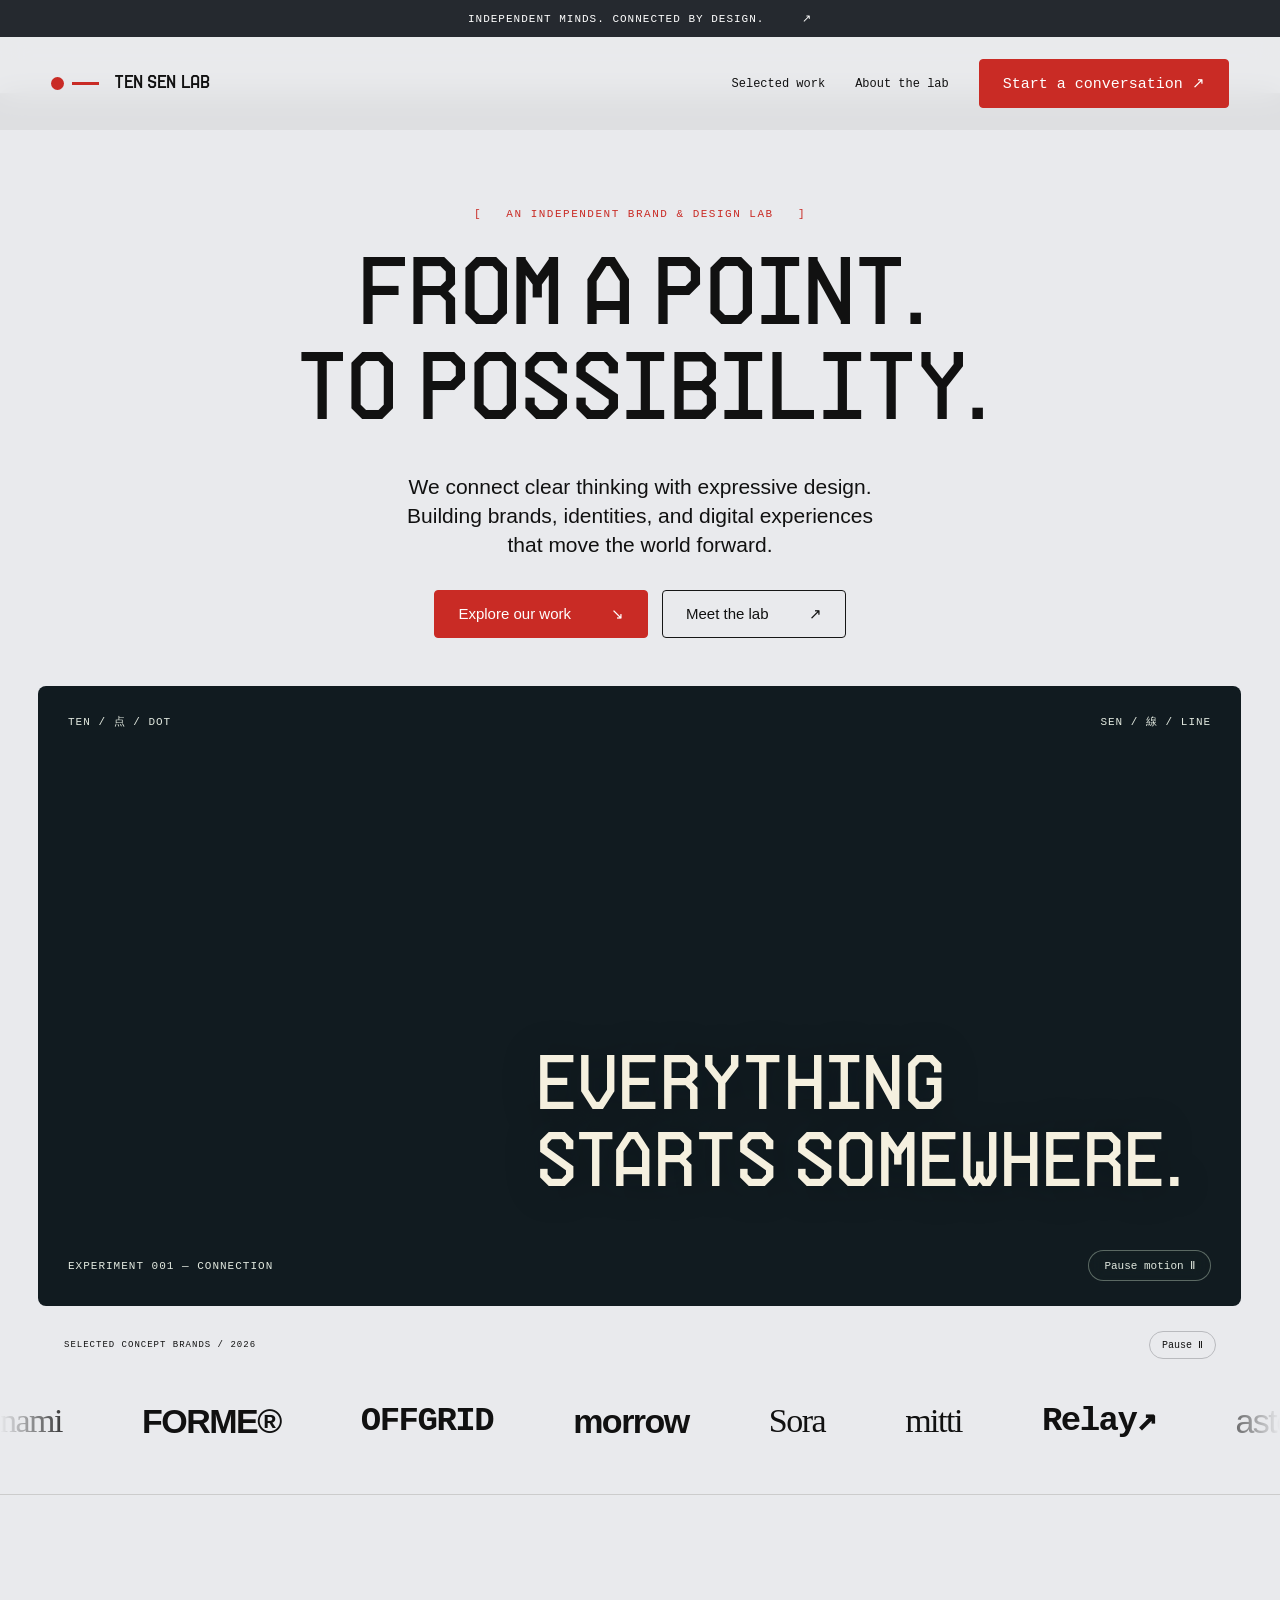
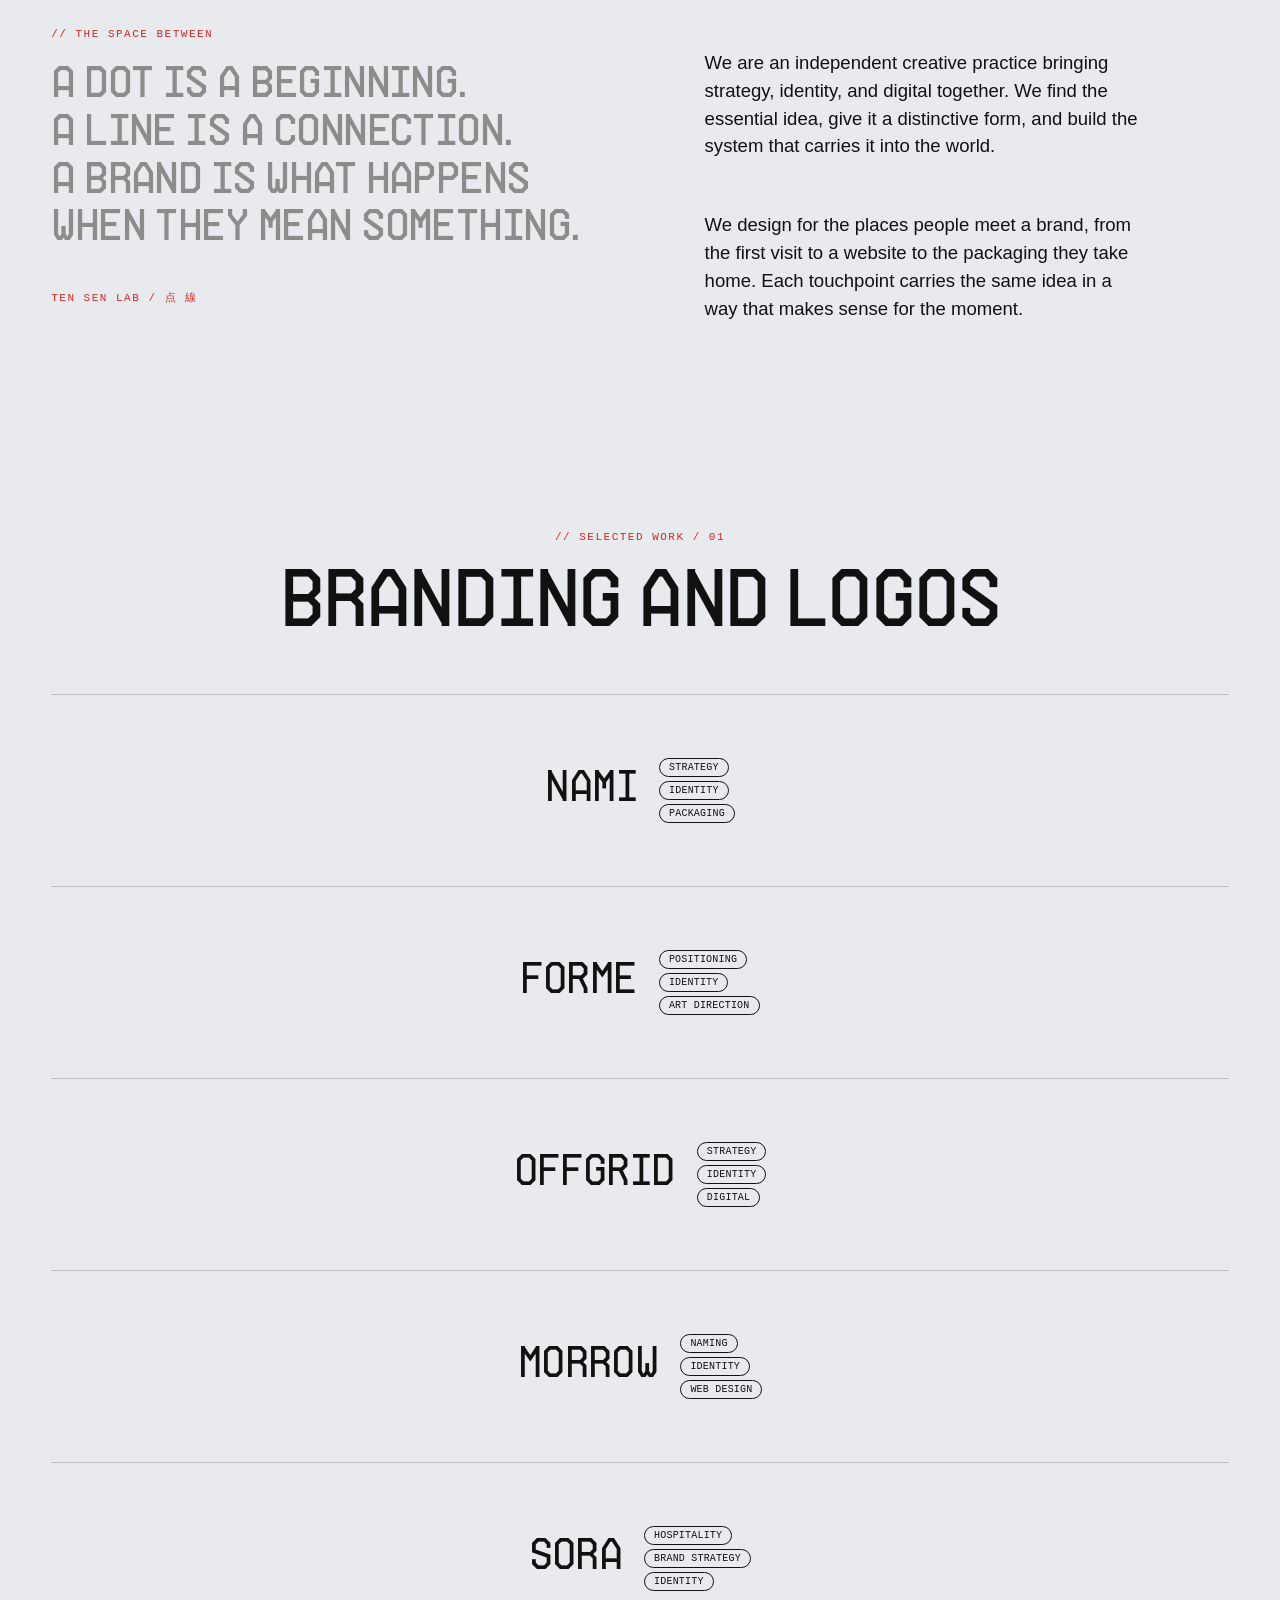
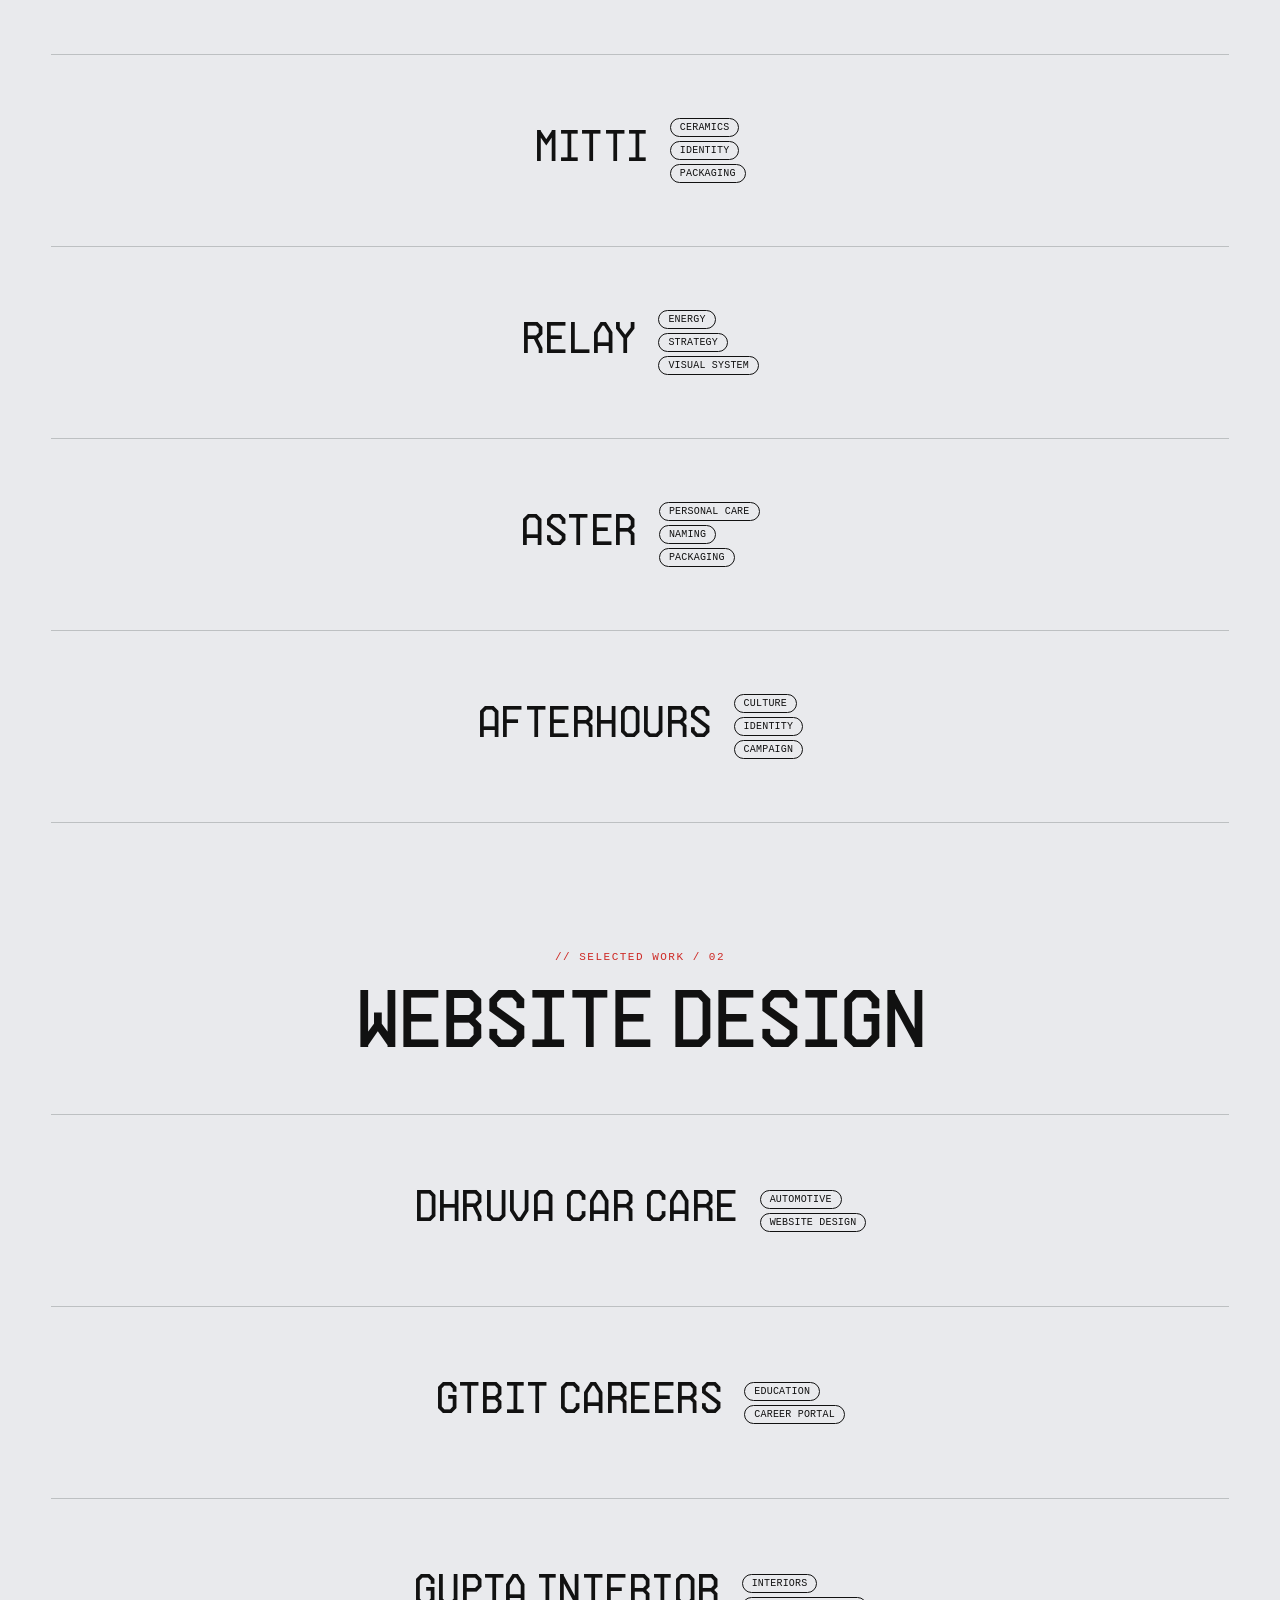
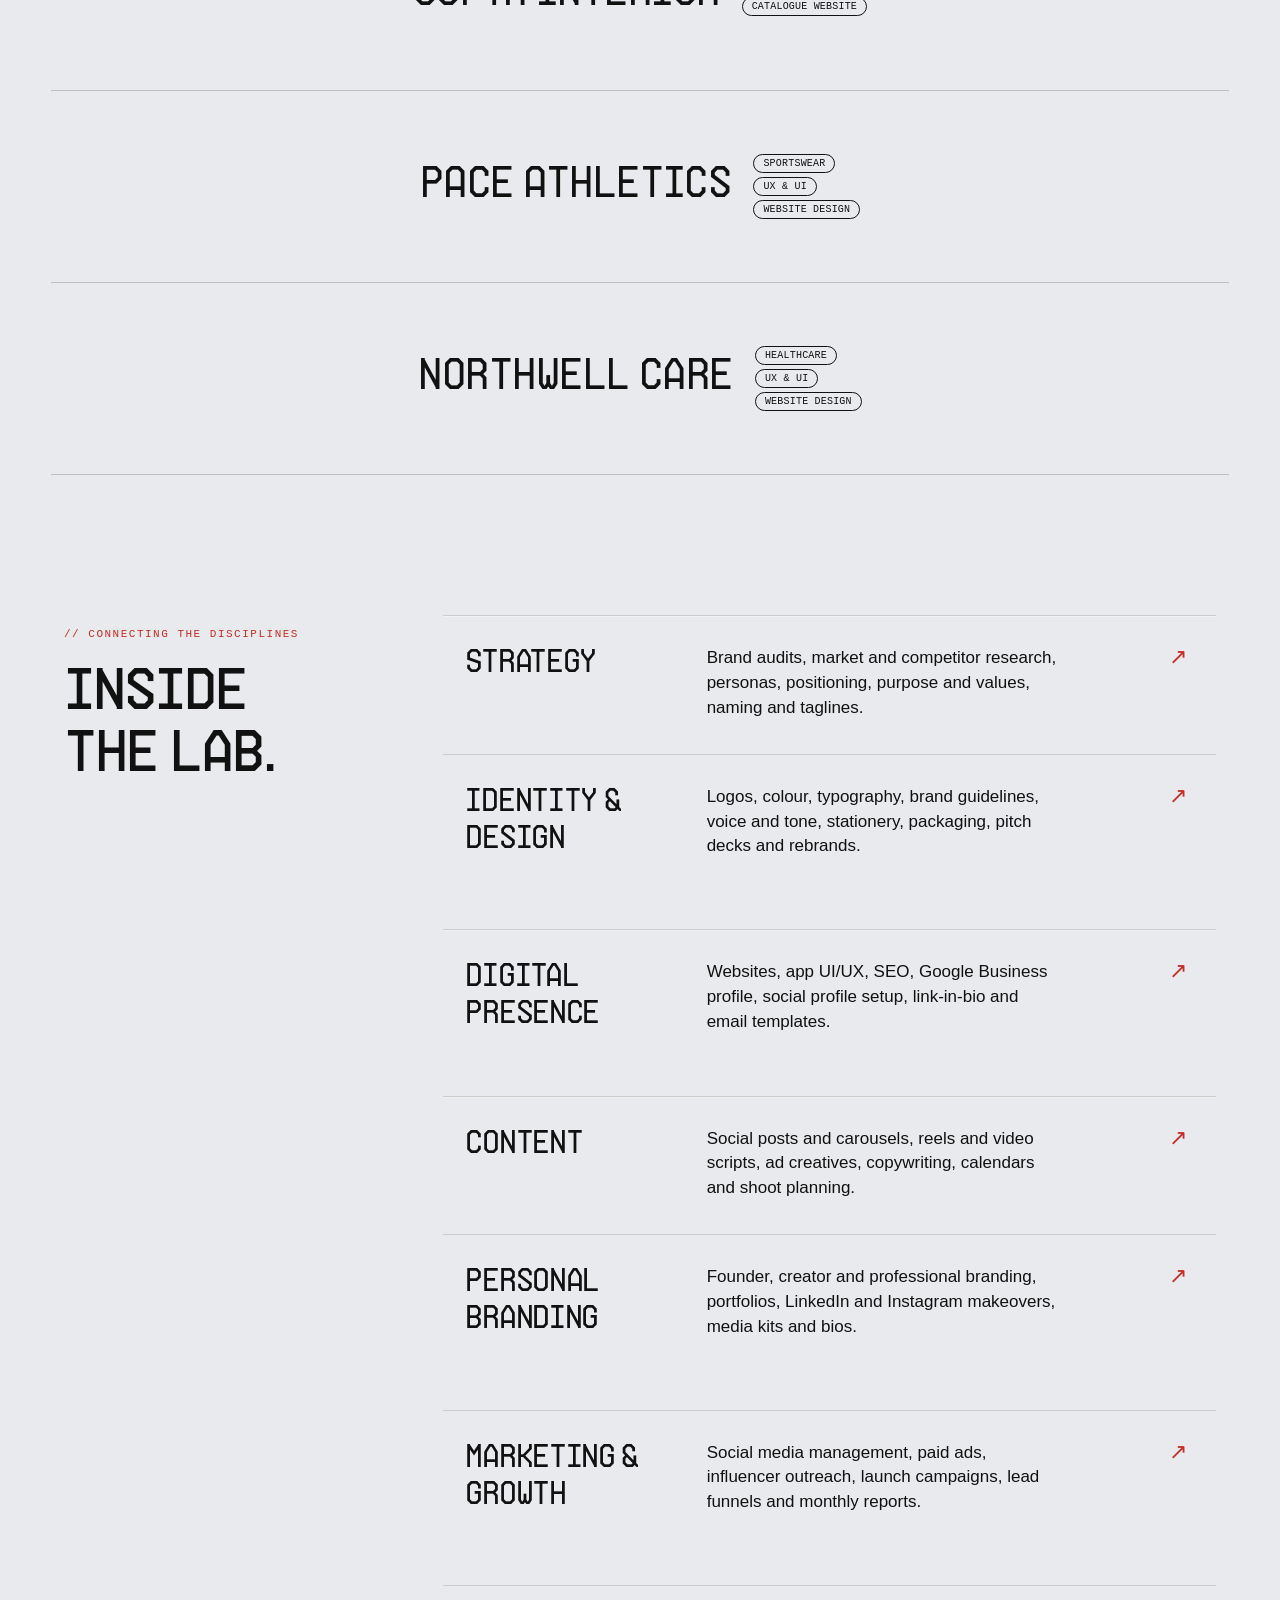
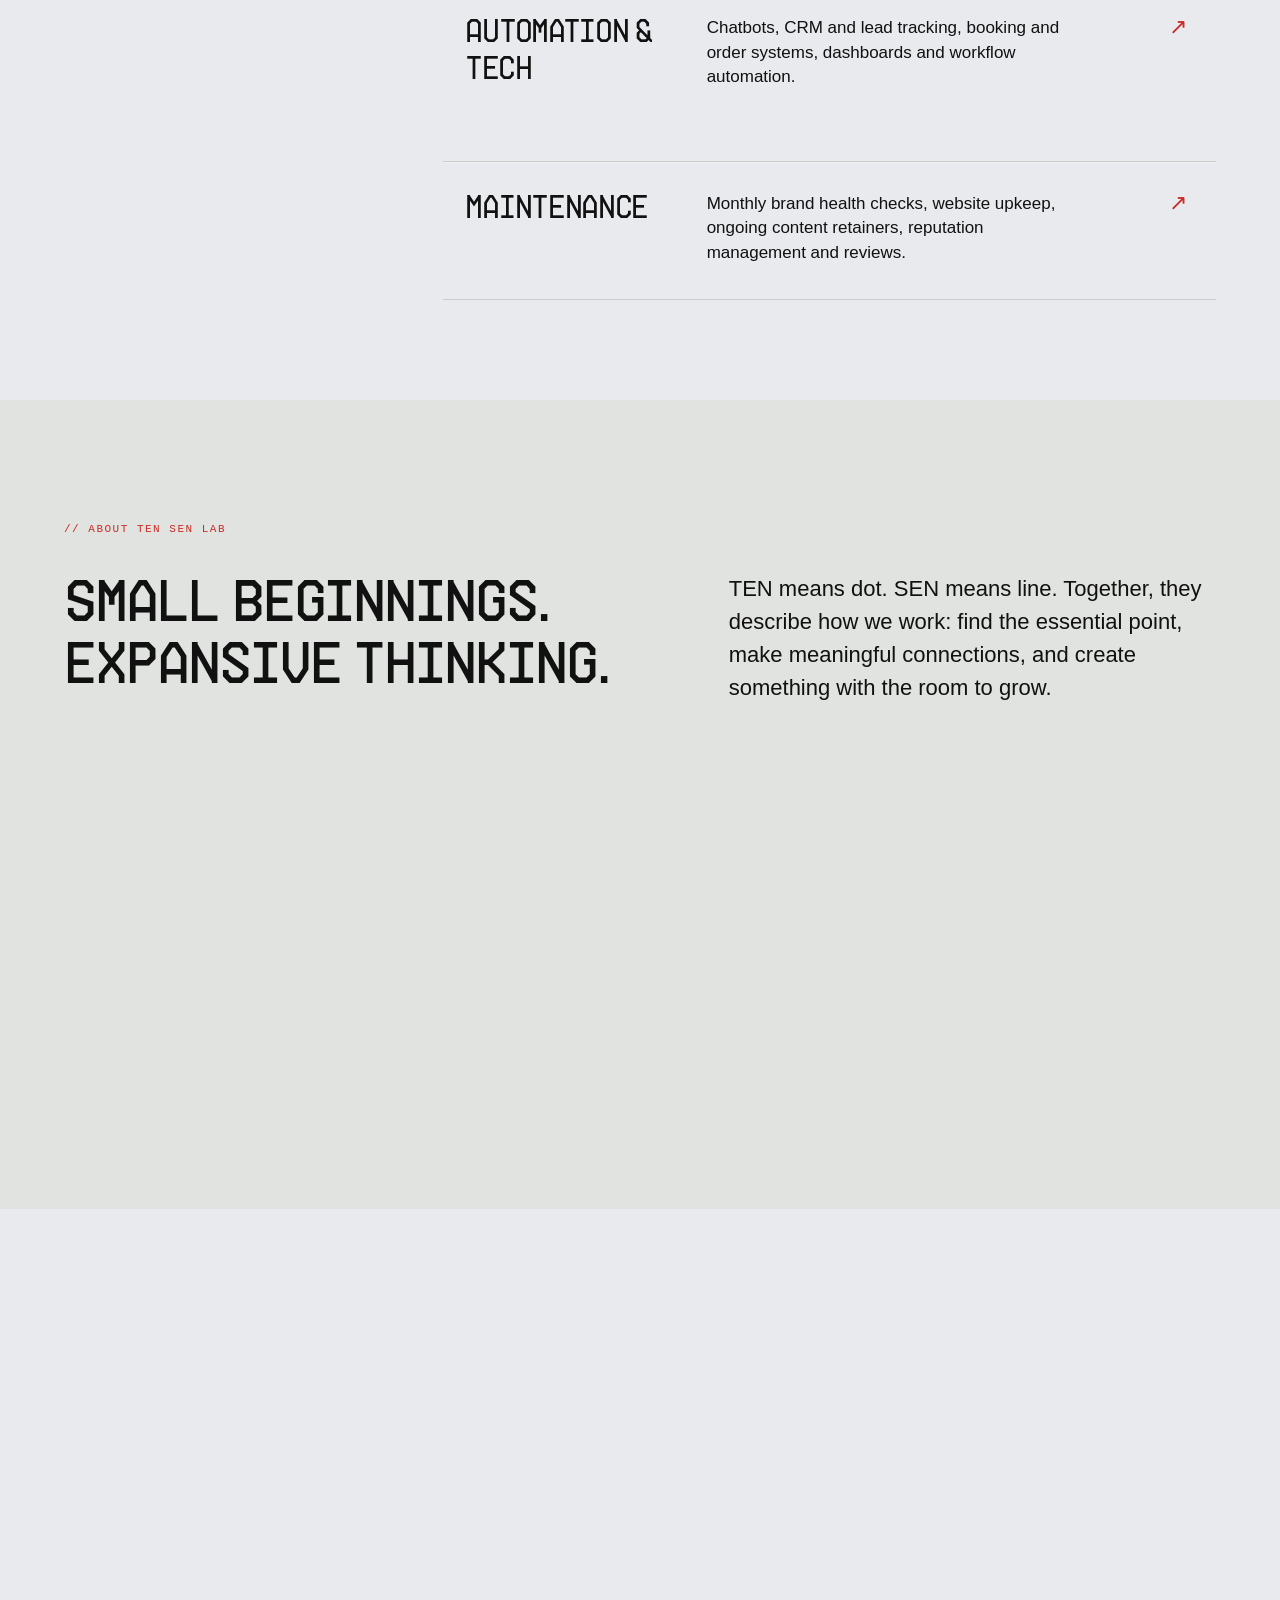
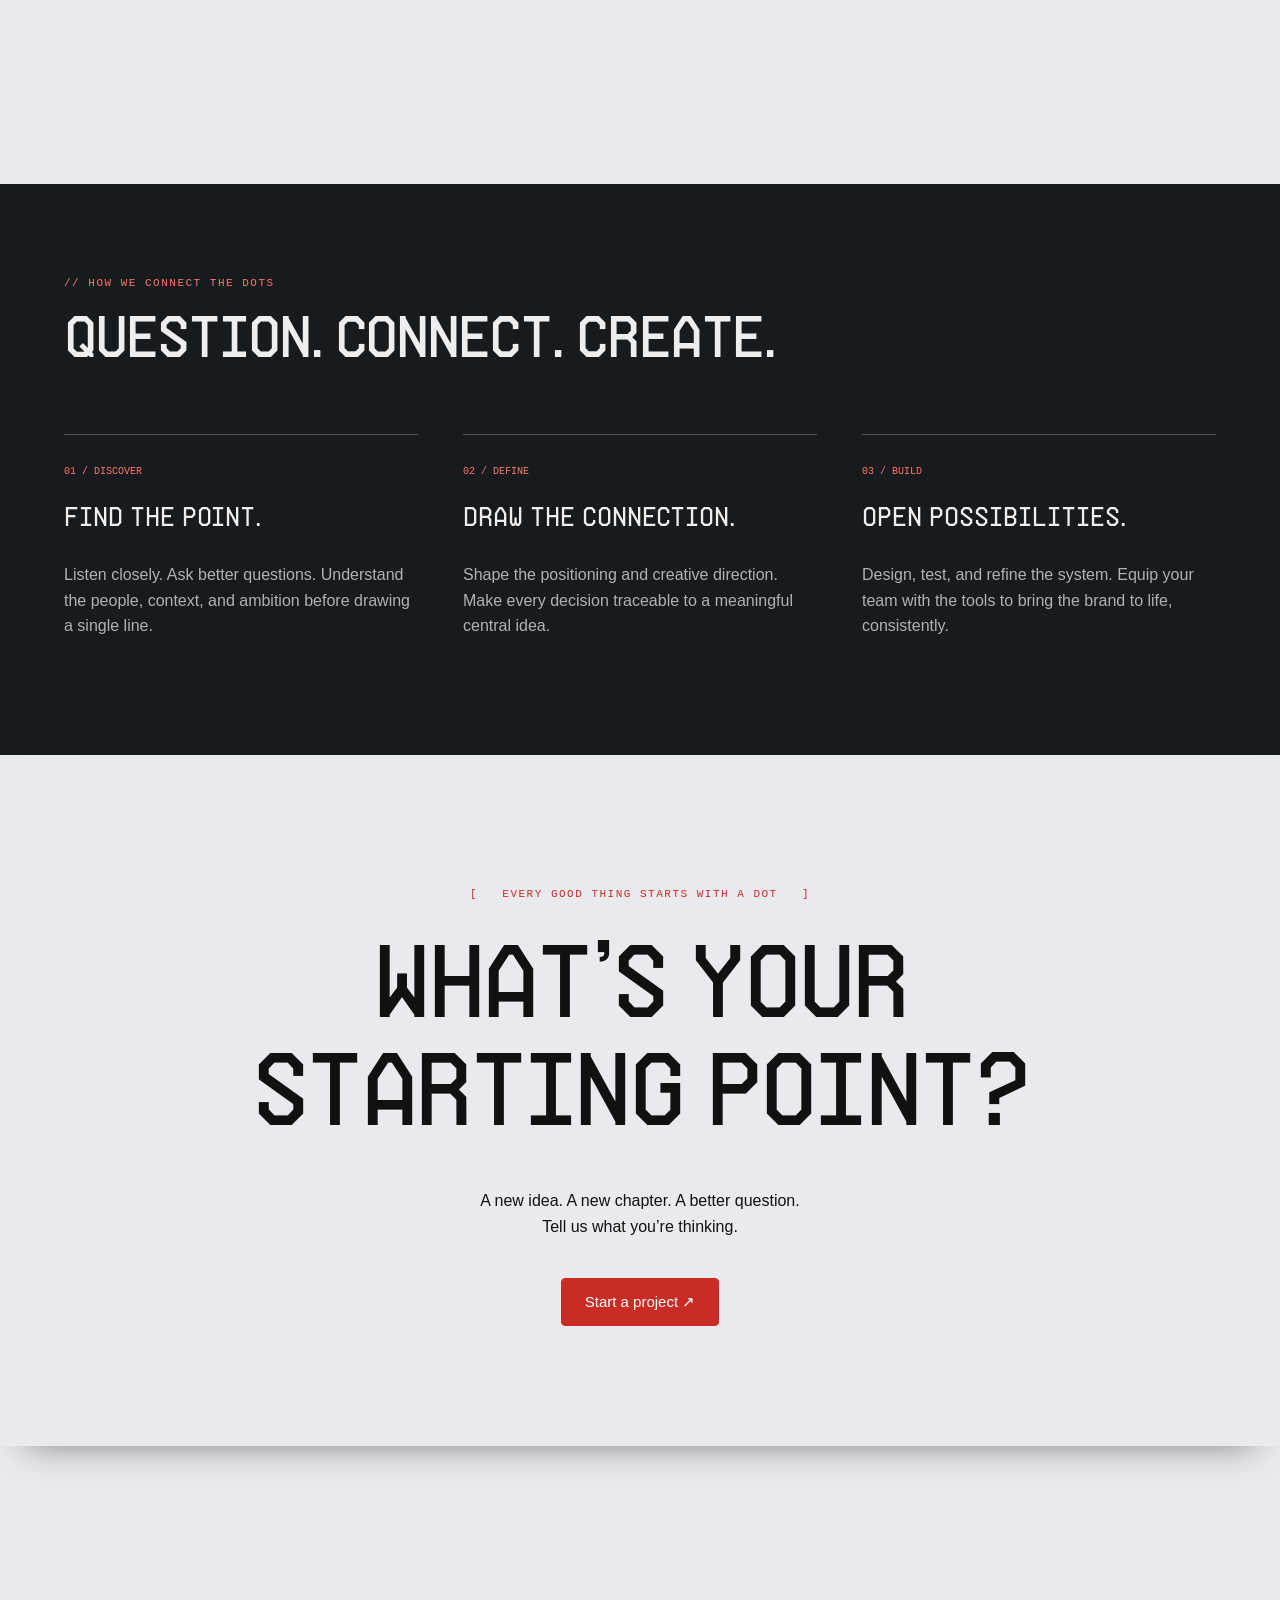
<file: index.html>
<!doctype html><html lang="en"><head><meta charset="utf-8"><meta name="viewport" content="width=device-width,initial-scale=1"><title>TEN SEN LAB — From a point to possibility.</title><meta name="description" content="TEN SEN LAB is an independent brand and design studio. Strategy, identities and digital experiences."><link href="https://api.fontshare.com/v2/css?f[]=switzer@400,500,600,700&display=swap" rel="stylesheet"><link rel="stylesheet" href="style.css"><link rel="stylesheet" href="motion.css"><link rel="stylesheet" href="galaxy.css"><link rel="stylesheet" href="portfolio.css"><link rel="stylesheet" href="accent.css"><link rel="preload" href="fonts/ArchimotoV00-Medium.otf" as="font" type="font/otf" crossorigin><link rel="stylesheet" href="typography.css"><link rel="stylesheet" href="refinements.css"><link rel="stylesheet" href="branding-stack.css"><link rel="stylesheet" href="website-cards.css"><link rel="stylesheet" href="hero-scroll.css"><link rel="stylesheet" href="capabilities.css"><link rel="stylesheet" href="lab-motion.css"><link rel="stylesheet" href="work-reveal.css"><link rel="stylesheet" href="about-reveal.css"><link rel="stylesheet" href="services-reveal.css"><style>.face-intro{position:fixed;inset:0;width:100%;height:100%;z-index:99999;cursor:pointer}</style></head><body><script src="face-intro.js"></script>
<div class="announcement">INDEPENDENT MINDS. CONNECTED BY DESIGN. <span>↗</span></div><header><a class="logo" href="#" aria-label="TEN SEN LAB home"><i></i><b></b>TEN SEN LAB</a><nav><a href="#work">Selected work</a><a href="#studio">The studio</a><a class="button dark" href="#contact">Start a conversation ↗</a></nav><button class="menu" aria-label="Open menu" aria-expanded="false">☰</button></header><div id="menu" hidden><a href="#work">Work ↗</a><a href="#studio">Studio ↗</a><a href="#services">Capabilities ↗</a><a href="#contact">Let’s talk ↗</a></div>
<main><section class="hero"><p class="eyebrow">[ &nbsp; AN INDEPENDENT BRAND & DESIGN LAB &nbsp; ]</p><h1>From a point.<br>To possibility.</h1><p class="intro">We connect clear thinking with expressive design.<br>Building brands, identities, and digital experiences<br class="desktop"> that move the world forward.</p><div class="actions"><a class="button dark" href="#work">Explore our work <span>↘</span></a><a class="button" href="#studio">Meet the lab <span>↗</span></a></div></section>
<section class="reel" aria-label="Animated dot and line brand experiment"><div class="reel-top"><span>TEN / 点 / DOT</span><span>SEN / 線 / LINE</span></div><div class="orb"></div><div class="threads"></div><div class="reel-word">Everything<br>starts somewhere.</div><div class="reel-bottom"><span>EXPERIMENT 001 — CONNECTION</span><button id="motion">Pause motion Ⅱ</button></div></section><div class="brandstrip"><span>IDEAS BECOME IDENTITIES</span><strong>nami</strong><strong>FORME®</strong><strong>OFFGRID</strong><strong>morrow</strong><span>SELECTED CONCEPTS / 2026</span></div>
<section id="studio" class="statement">
  <div class="statement-heading">
    <p class="eyebrow">// THE SPACE BETWEEN</p>
    <h2>A dot is a beginning.<br>A line is a connection.<br><span>A brand is what happens when they mean something.</span></h2>
    <p class="eyebrow">TEN SEN LAB / 点 線</p>
  </div>
  <div class="statement-copy">
    <p>We are an independent creative practice bringing strategy, identity, and digital together. We find the essential idea, give it a distinctive form, and build the system that carries it into the world.</p>
    <p>We design for the places people meet a brand, from the first visit to a website to the packaging they take home. Each touchpoint carries the same idea in a way that makes sense for the moment.</p>
  </div>
</section>
<section id="work" class="work"><div class="section-head"><div><p class="eyebrow">// SELECTED WORK</p><h2>Ideas out in the world.</h2></div><p>Different ambitions. One considered approach.<br>Explore four self-initiated brand concepts.</p></div><div class="filters" aria-label="Filter work"><button class="active" data-filter="all">All work [04]</button><button data-filter="identity">Brand identity</button><button data-filter="digital">Digital experiences</button></div><div id="projects"></div></section>
<section id="services" class="services"><div><p class="eyebrow">// OUR CAPABILITIES</p><h2>Clarity first.<br>Character always.</h2><p>From the first question to the final detail,<br>we connect every part of your brand.</p></div><div><details><summary><span>01</span> Strategy <b>+</b></summary><p>Positioning, audience understanding, brand architecture, naming, and verbal identity. We turn a complex challenge into a clear direction.</p></details><details><summary><span>02</span> Identity <b>+</b></summary><p>Distinctive marks, typography, color, art direction, packaging, and motion. A flexible visual language built around your central idea.</p></details><details><summary><span>03</span> Digital <b>+</b></summary><p>Websites, digital products, interaction design, and development. Thoughtful experiences that turn a brand promise into something people can use.</p></details><details><summary><span>04</span> Brand worlds <b>+</b></summary><p>Campaign concepts, editorial systems, physical touchpoints, and launch toolkits. Consistent expression across every place your brand lives.</p></details></div></section>
<section class="process"><p class="eyebrow">// HOW WE CONNECT THE DOTS</p><h2>Question. Connect. Create.</h2><div class="steps"><article><span>01 / DISCOVER</span><h3>Find the point.</h3><p>Listen closely. Ask better questions. Understand the people, context, and ambition before drawing a single line.</p></article><article><span>02 / DEFINE</span><h3>Draw the connection.</h3><p>Shape the positioning and creative direction. Make every decision traceable to a meaningful central idea.</p></article><article><span>03 / BUILD</span><h3>Open possibilities.</h3><p>Design, test, and refine the system. Equip your team with the tools to bring the brand to life, consistently.</p></article></div></section>
<section id="contact" class="contact"><p class="eyebrow">[ &nbsp; EVERY GOOD THING STARTS WITH A DOT &nbsp; ]</p><h2>What’s your<br>starting point?</h2><p>A new idea. A new chapter. A better question.<br>Tell us what you’re thinking.</p><button class="button dark" id="enquire">Start a project ↗</button><div id="enquiry" hidden><label>Your project brief<textarea id="brief" placeholder="Tell us about your brand, your ambition, and the challenge…" rows="4"></textarea></label><button class="button" id="download">Download enquiry brief ↓</button><p class="small">Preview mode: download your brief to share with the studio. Contact details will be added in the next revision.</p></div></section></main>
<footer><div class="footer-top"><a class="logo" href="#"><i></i><b></b>TEN SEN LAB</a><p>Independent thinking.<br>Connected by design.</p><a href="#work">Work ↗</a><a href="#studio">Studio ↗</a><a href="#contact">Contact ↗</a></div><div class="footer-mark">TEN SEN LAB<span>®</span></div><div class="legal"><span>© 2026 TEN SEN LAB</span><span>DOT → LINE → POSSIBILITY</span><span>Portfolio preview · Concept projects</span></div></footer><dialog id="case"><button id="close" aria-label="Close case study">Close ×</button><div id="case-content"></div></dialog><script src="app.js"></script><script src="portfolio.js"></script><script src="work-reveal.js"></script><script src="vendor/gsap.min.js"></script><script src="vendor/ScrollTrigger.min.js"></script><script src="about-reveal.js"></script><script src="motion.js"></script><script src="galaxy.js"></script><script src="refinements.js"></script><script src="hero-scroll.js"></script><script src="capabilities.js"></script><script src="services-reveal.js"></script></body></html>
</file>
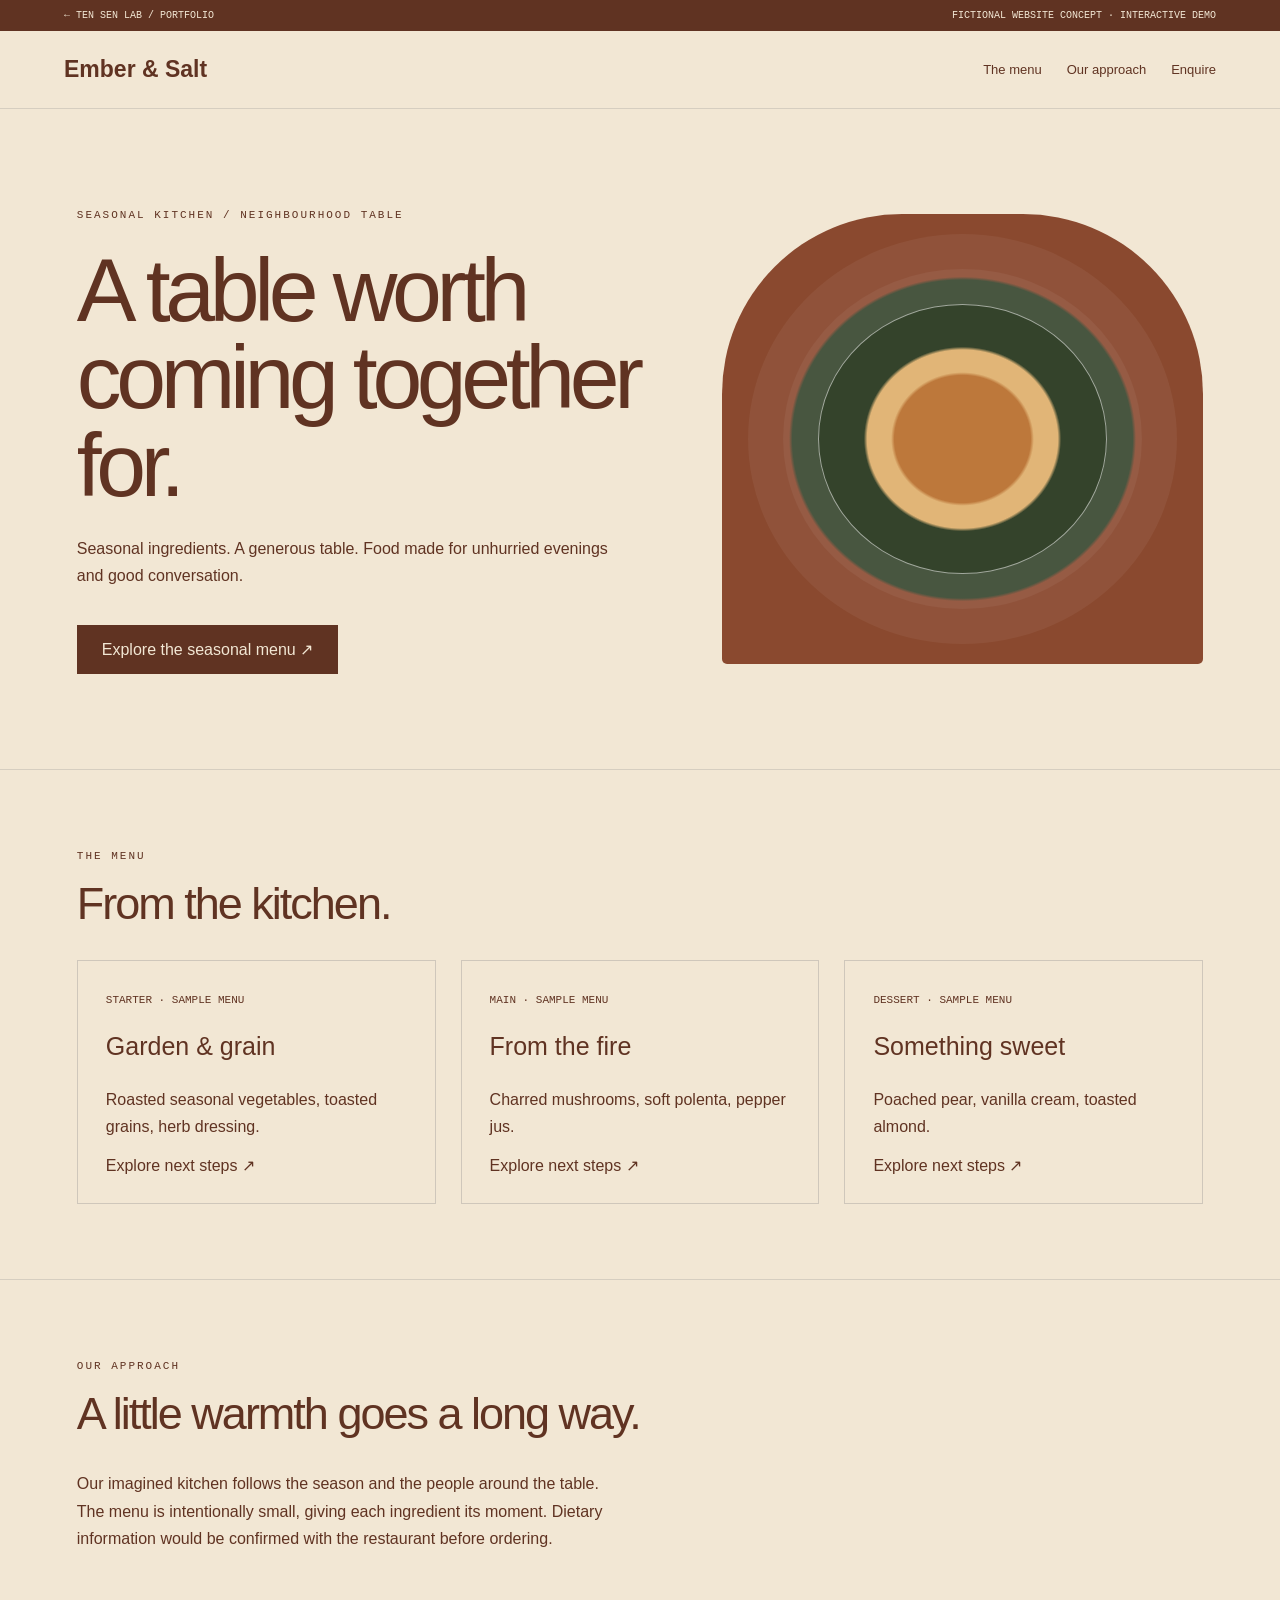
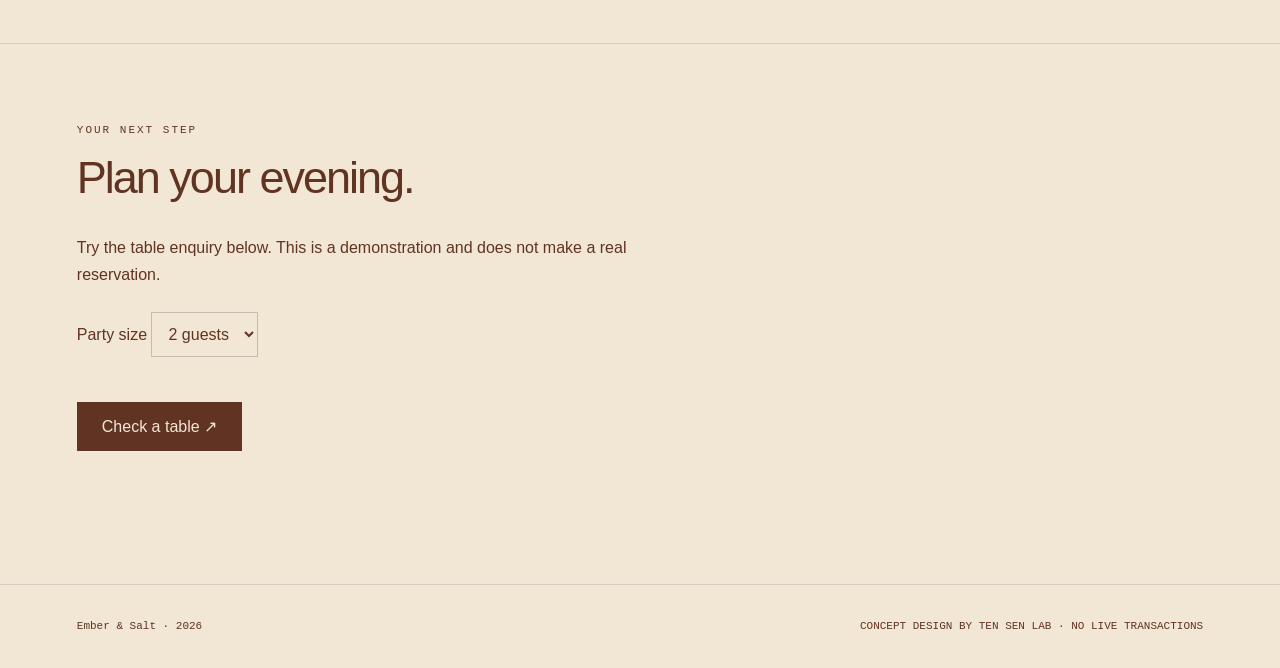
<file: sample.html>
<!doctype html><html lang="en"><head><meta charset="utf-8"><meta name="viewport" content="width=device-width,initial-scale=1"><title>Website concept — TEN SEN LAB</title><link href="https://api.fontshare.com/v2/css?f[]=switzer@400,500,600,700&display=swap" rel="stylesheet"><style>*{box-sizing:border-box}body{margin:0;font-family:Switzer,Arial;background:var(--bg);color:var(--ink)}a{color:inherit;text-decoration:none}button,input,select{font:inherit}button{cursor:pointer}.demo{padding:10px 5%;font:10px monospace;background:var(--ink);color:var(--bg);display:flex;justify-content:space-between;gap:20px}header{padding:25px 5%;display:flex;justify-content:space-between;align-items:center;border-bottom:1px solid #8884}header b{font-size:23px}nav{display:flex;gap:25px;font-size:13px}.hero{padding:90px 6%;display:grid;grid-template-columns:1.2fr 1fr;gap:6%;min-height:660px;align-items:center}.label{font:11px monospace;letter-spacing:2px}h1{font-size:clamp(55px,7vw,100px);line-height:.98;letter-spacing:-.06em;font-weight:500;margin:25px 0}p{line-height:1.7;max-width:550px}.cta{display:inline-block;background:var(--ink);color:var(--bg);padding:15px 25px;border:0;margin-top:20px}.visual{height:450px;border-radius:180px 180px 5px 5px;background:var(--art);position:relative;overflow:hidden}.visual:after{content:'';position:absolute;inset:20%;border:1px solid #fff8;border-radius:50%;box-shadow:0 0 0 35px #ffffff0d,0 0 0 70px #ffffff0d}.content{padding:75px 6%;border-top:1px solid #8884}h2{font-size:45px;letter-spacing:-2px;font-weight:500;margin:15px 0 30px}.cards{display:grid;grid-template-columns:repeat(3,1fr);gap:25px}.card{border:1px solid #8885;padding:28px;min-height:220px}.card h3{font-size:25px;font-weight:500}.card span{font:11px monospace}.card button{background:transparent;border:1px solid currentColor;padding:10px 15px}select,input{padding:12px;border:1px solid #8887;background:transparent;color:inherit;margin:8px 12px 25px 0}label{display:block}footer{padding:35px 6%;border-top:1px solid #8884;display:flex;justify-content:space-between;font:11px monospace}.restaurant{--bg:#f2e7d4;--ink:#603322;--art:radial-gradient(ellipse at center,#bd783b 0 20%,#e1b577 21% 28%,#34432b 29% 50%,#8a492f 51%)}.property{--bg:#e9e8dd;--ink:#293d31;--art:linear-gradient(90deg,transparent 30%,#d9ceb6 30% 42%,transparent 42% 60%,#d9ceb6 60% 72%,transparent 72%),linear-gradient(#a9b3a5 30%,#455e4a 30% 80%,#c4bca7 80%)}.school{--bg:#f3edda;--ink:#2b5041;--art:linear-gradient(135deg,#e2b849 0 35%,#738b61 35% 65%,#ce7755 65%)}.sportswear{--bg:#18211d;--ink:#d9f554;--art:repeating-linear-gradient(130deg,#d9f554 0 20px,#304436 20px 85px)}.hospital{--bg:#ecf3f4;--ink:#244e62;--art:linear-gradient(90deg,transparent 42%,#eaf3ef 42% 58%,transparent 58%),linear-gradient(transparent 42%,#eaf3ef 42% 58%,transparent 58%),#78aaa9}.sportswear .visual,.property .visual{border-radius:0}#feedback{min-height:30px;font-size:14px}a:focus-visible,button:focus-visible{outline:3px solid #e68345;outline-offset:4px}@media(max-width:750px){nav{gap:12px}.hero{grid-template-columns:1fr;padding:60px 6%}.visual{height:300px}.cards{grid-template-columns:1fr}header b{font-size:18px}.demo{font-size:8px}h2{font-size:35px}}</style></head><body><div class="demo"><a href="index.html#work">← TEN SEN LAB / PORTFOLIO</a><span>FICTIONAL WEBSITE CONCEPT · INTERACTIVE DEMO</span></div><header><b id="name"></b><nav><a href="#collection" id="nav-collection"></a><a href="#story">Our approach</a><a href="#visit" id="nav-action"></a></nav></header><main><section class="hero"><div><span class="label" id="sector"></span><h1 id="headline"></h1><p id="intro"></p><a class="cta" href="#collection" id="primary"></a></div><div class="visual" aria-label="Abstract concept art"></div></section><section class="content" id="collection"><span class="label" id="section-label"></span><h2 id="section-title"></h2><div id="filter"></div><div class="cards" id="cards"></div></section><section class="content" id="story"><span class="label">OUR APPROACH</span><h2 id="story-title"></h2><p id="story-copy"></p></section><section class="content" id="visit"><span class="label">YOUR NEXT STEP</span><h2 id="action-title"></h2><p id="action-copy"></p><div id="action-controls"></div><p id="feedback" role="status"></p></section></main><footer><span id="footer-name"></span><span>CONCEPT DESIGN BY TEN SEN LAB · NO LIVE TRANSACTIONS</span></footer><script src="sample.js"></script></body></html>
</file>
<file: style.css>
*{box-sizing:border-box}html{scroll-behavior:smooth;scroll-padding-top:100px}body{margin:0;background:#e9eaed;color:#111;font-family:Switzer,Arial,sans-serif}button,a,input,textarea{-webkit-tap-highlight-color:transparent}a{color:inherit;text-decoration:none}button{font:inherit;cursor:pointer}button:focus-visible,a:focus-visible,summary:focus-visible{outline:3px solid #dd5938;outline-offset:5px}button{color:inherit}.announcement{background:#25292f;color:white;text-align:center;font:11px monospace;letter-spacing:1px;padding:12px}.announcement span{margin-left:30px}header{position:sticky;top:0;z-index:20;display:flex;align-items:center;justify-content:space-between;padding:22px 4%;background:#e9eaedf2;backdrop-filter:blur(14px)}.logo{font:700 18px monospace;display:flex;align-items:center;gap:8px;white-space:nowrap}.logo i{width:13px;height:13px;border-radius:50%;background:currentColor}.logo b{width:27px;height:3px;background:currentColor;margin-right:7px}nav{display:flex;align-items:center;gap:30px;font:12px monospace}.button{display:inline-flex;align-items:center;justify-content:center;gap:40px;border:1px solid #161616;border-radius:4px;padding:14px 23px;background:transparent;font-size:15px;transition:background .2s,transform .2s}.button:hover{background:#d4d5d8;transform:translateY(-2px)}.button.dark{background:#111;color:white}.button.dark:hover{background:#343434}.menu{display:none;background:none;border:0;font-size:25px}.hero{text-align:center;padding:65px 20px 48px}.eyebrow{font:11px/1.6 monospace;letter-spacing:1.5px;text-transform:uppercase}h1{font-size:clamp(54px,7.5vw,112px);letter-spacing:-.065em;line-height:.99;font-weight:500;margin:29px 0}.intro{font-size:21px;line-height:1.4;margin:25px 0}.actions{display:flex;justify-content:center;gap:14px;margin:30px 0 0}.reel{position:relative;overflow:hidden;margin:0 3%;height:620px;border-radius:8px;background:#c1ccbd;color:#213127}.reel-top,.reel-bottom{position:absolute;z-index:3;left:30px;right:30px;display:flex;justify-content:space-between;font:11px monospace;letter-spacing:1px}.reel-top{top:28px}.reel-bottom{bottom:25px;align-items:center}.reel-bottom button{border:1px solid #344b38;background:transparent;border-radius:30px;padding:8px 15px;font:11px monospace}.orb{position:absolute;width:340px;height:340px;border-radius:50%;left:15%;top:22%;background:radial-gradient(circle at 30% 25%,#fbc897,#a84620 50%,#3d2015 90%);box-shadow:35px 45px 65px #26312255;animation:float 9s ease-in-out infinite}.threads{position:absolute;width:110%;height:800px;top:-80px;left:28%;border-radius:50%;background:repeating-radial-gradient(ellipse at center,transparent 0 13px,#334736 14px 15px,transparent 16px 24px);transform:rotate(-28deg);animation:breathe 14s ease-in-out infinite}.reel-word{position:absolute;font-size:clamp(40px,6vw,88px);font-weight:500;line-height:1;letter-spacing:-.05em;z-index:2;bottom:100px;right:5%;color:#f5f0df;mix-blend-mode:screen}.paused *{animation-play-state:paused!important}.brandstrip{display:flex;align-items:center;justify-content:space-between;gap:25px;padding:40px 5%;border-bottom:1px solid #ccc}.brandstrip span{font:9px monospace;max-width:90px;line-height:1.6}.brandstrip strong{font-size:29px;letter-spacing:-1px}.statement{padding:120px 8%}h2{font-size:clamp(38px,4.6vw,68px);letter-spacing:-.05em;line-height:1.05;font-weight:500;margin:20px 0}.statement h2{max-width:1000px}.statement h2 span{color:#85878a}.split{display:grid;grid-template-columns:1fr 1fr;gap:50px;margin-top:50px}.split p:last-child{font-size:20px;line-height:1.5;max-width:550px}.work{padding:70px 4%;background:#dedfe2}.section-head{display:flex;justify-content:space-between;align-items:end;gap:40px;margin-bottom:35px}.section-head>p{font-size:16px;line-height:1.5}.filters{display:flex;gap:10px;margin-bottom:30px;flex-wrap:wrap}.filters button{border:1px solid #aeb0b3;border-radius:25px;padding:10px 17px;background:transparent;font:11px monospace}.filters .active{background:#111;color:white;border-color:#111}#projects{display:grid;grid-template-columns:1fr 1fr;gap:45px 25px}.project{border:0;background:none;text-align:left;padding:0;display:block;width:100%}.art{height:420px;border-radius:7px;position:relative;overflow:hidden;display:flex;align-items:center;justify-content:center;transition:filter .3s}.project:hover .art{filter:brightness(1.06)}.art:after{content:'↗';position:absolute;bottom:20px;right:20px;border:1px solid currentColor;border-radius:50%;width:40px;height:40px;display:grid;place-items:center;transition:transform .3s}.project:hover .art:after{transform:rotate(45deg)}.nami{background:#c5cfba;color:#2d4939}.pack{width:150px;height:250px;background:#eeecdd;box-shadow:20px 20px 35px #263b302a;transform:rotate(-12deg);display:flex;flex-direction:column;align-items:center;padding:30px 10px;border-radius:3px}.pack strong{font:64px Georgia;letter-spacing:-5px}.pack small{font:9px monospace;margin-top:10px}.pack .waves{font-size:65px;line-height:1.5}.forme{background:#f15834;color:#471c11}.forme strong{font-size:95px;letter-spacing:-7px;transform:rotate(-90deg);position:absolute;left:-25px}.forme .shapes{width:180px;height:240px;border:28px solid #f7ceb1;border-radius:90px 90px 0 0;transform:rotate(20deg);box-shadow:15px 18px 0 #782f20}.offgrid{background:#172d48;color:#e6f34b;background-image:linear-gradient(#ffffff0c 1px,transparent 1px),linear-gradient(90deg,#ffffff0c 1px,transparent 1px);background-size:35px 35px}.offgrid strong{font:700 clamp(35px,5vw,75px) monospace;letter-spacing:-5px;border-top:7px solid;border-bottom:7px solid;padding:12px}.morrow{background:#e5c4dc;color:#652b4f}.morrow strong{font-size:65px;letter-spacing:-5px;z-index:2}.morrow:before{content:'';width:240px;height:240px;border:1px solid;position:absolute;border-radius:50%;box-shadow:35px 0 0 #e5c4dc,36px 0 0 #652b4f,-35px 0 0 #e5c4dc,-36px 0 0 #652b4f}.project h3{font-size:24px;margin:20px 0 8px;font-weight:500}.project p{font:10px monospace;letter-spacing:.8px;display:flex;justify-content:space-between}.services{padding:120px 5%;display:grid;grid-template-columns:1fr 1fr;gap:80px}.services>div>p{line-height:1.6}.services details{border-top:1px solid #bfc1c4;padding:24px 0}.services summary{list-style:none;cursor:pointer;font-size:27px;display:flex;align-items:center;gap:28px}.services summary span{font:11px monospace;color:#777}.services summary b{margin-left:auto;font-weight:400}.services details p{padding-left:45px;line-height:1.6;max-width:480px;color:#555}.process{background:#181b1d;color:#eee;padding:80px 5% 100px}.steps{display:grid;grid-template-columns:repeat(3,1fr);gap:45px;margin-top:60px}.steps article{border-top:1px solid #525455;padding-top:25px}.steps span{font:10px monospace;color:#b4b7b8}.steps h3{font-size:27px;font-weight:400}.steps p{color:#aeb3b5;line-height:1.6}.contact{text-align:center;padding:120px 20px}.contact h2{font-size:clamp(60px,8vw,116px);margin:35px 0}.contact>p{line-height:1.6}.contact>.button{margin-top:22px}footer{padding:45px 4% 20px;border-top:1px solid #bbb}.footer-top{display:flex;justify-content:space-between;align-items:start;font-size:13px;gap:30px}.footer-top p{margin:0;line-height:1.5}.footer-mark{font-size:14.8vw;line-height:1.3;font-weight:600;letter-spacing:-.07em;white-space:nowrap;margin:35px 0}.footer-mark span{font-size:3vw;vertical-align:top;display:inline-block;padding-top:35px}.legal{display:flex;justify-content:space-between;gap:20px;font:9px monospace;border-top:1px solid #bfc1c4;padding-top:20px}dialog{border:0;width:min(1100px,95vw);max-height:92vh;background:#e9eaed;padding:50px;border-radius:8px}dialog::backdrop{background:#111b;backdrop-filter:blur(7px)}#close{position:sticky;top:0;float:right;background:#111;color:white;border:0;border-radius:30px;padding:12px 20px;z-index:2}dialog .art{height:380px;margin:35px 0}dialog h2{font-size:64px}dialog .case-grid{display:grid;grid-template-columns:1fr 2fr;gap:25px;border-top:1px solid #bbb;padding:25px 0}dialog p{line-height:1.7}dialog h3{font:12px monospace}#enquiry{max-width:550px;margin:35px auto;text-align:left}textarea{width:100%;padding:15px;background:#f5f5f5;border:1px solid #aaa;margin:12px 0;font:16px Switzer,Arial}.small{font-size:12px;color:#666}#menu{position:fixed;inset:75px 0 0;background:#e9eaed;z-index:19;padding:60px 5%}#menu a{display:block;font-size:40px;border-bottom:1px solid #bbb;padding:20px 0}@keyframes float{50%{transform:translate(35px,-20px)}}@keyframes breathe{50%{transform:rotate(-18deg) scale(1.08)}}@media(min-width:1500px){main,footer{max-width:1700px;margin:auto}}@media(max-width:750px){header{padding:20px 4%}nav{display:none}.menu{display:block}.announcement{font-size:8px}.hero{padding-top:45px}.intro{font-size:17px}.reel{height:420px}.orb{width:220px;height:220px;left:5%}.threads{left:35%;height:600px}.reel-word{bottom:80px}.brandstrip{flex-wrap:wrap;justify-content:center}.brandstrip span{display:none}.brandstrip strong{font-size:22px}.statement{padding:80px 5%}.split{grid-template-columns:1fr;gap:0;margin-top:25px}.section-head{display:block}.work{padding-top:50px}#projects{grid-template-columns:1fr}.art{height:370px}.services{grid-template-columns:1fr;gap:30px;padding:75px 5%}.steps{grid-template-columns:1fr;gap:25px}.contact{padding:80px 20px}.footer-top{flex-wrap:wrap}.footer-top .logo{width:100%}.footer-mark{margin:40px 0}.legal{flex-wrap:wrap}.legal span:last-child{width:100%}dialog{padding:25px}dialog h2{font-size:45px}dialog .case-grid{grid-template-columns:1fr;gap:0}.desktop{display:none}}@media(prefers-reduced-motion:reduce){*{scroll-behavior:auto!important;animation:none!important;transition:none!important}}
</file>
<file: motion.css>
.research-agency{padding:100px 5%;display:grid;grid-template-columns:1fr 2.4fr;gap:5%}.discipline{position:relative;display:grid;grid-template-columns:1fr 1.3fr 55px;gap:32px;align-items:start;padding:32px 20px;border-top:1px solid #ccc}.discipline:last-child{border-bottom:1px solid #ccc}.discipline>*:not(.row-clip){position:relative;z-index:1}.discipline h3{font-size:32px;font-weight:400;letter-spacing:-1.3px;margin:0 0 15px}.discipline p{font-size:18px;line-height:1.4;margin:0}.row-clip{position:absolute;inset:0;overflow:hidden;pointer-events:none}.row-fill{position:absolute;inset:0;background:#f9f9f9;transform:translateY(-100%);transition:transform .5s cubic-bezier(.16,1,.3,1)}.count-mask{overflow:hidden;font:10px monospace;color:#888;padding-bottom:.15em;margin-bottom:-.15em}.count-mask span{display:block;transform:translateY(115%);transition:transform .35s cubic-bezier(.455,.03,.515,.955)}.discipline:hover .count-mask span,.discipline:focus .count-mask span{transform:translateY(0)}.row-action{justify-self:end;display:flex;align-items:center;font-size:21px}.explore{position:absolute;right:100%;margin-right:12px;white-space:nowrap;font:600 13px Switzer,Arial;opacity:0;transform:translateX(.4em);transition:opacity .3s,transform .35s cubic-bezier(.455,.03,.515,.955)}.discipline:hover .explore,.discipline:focus .explore{opacity:1;transform:translateX(0)}.arrow-clip{position:relative;display:inline-block;overflow:hidden;line-height:1;width:1.15em;height:1.15em}.arrow-clip>span{display:block;transition:transform .35s cubic-bezier(.455,.03,.515,.955)}.arrow-clip>span+span{position:absolute;top:1.15em;left:-1.15em}.discipline:hover .arrow-clip>span,.discipline:focus .arrow-clip>span{transform:translate(1.15em,-1.15em)}.motion-word{display:inline-block;white-space:nowrap}.motion-char{display:inline-block}.motion-reveal{opacity:0;transform:translateY(45px);transition:opacity .8s ease,transform .8s cubic-bezier(.22,1,.36,1)}.motion-visible{opacity:1;transform:translateY(0)}.steps article:nth-child(2){transition-delay:.12s}.steps article:nth-child(3){transition-delay:.24s}.hero .actions{animation:action-in .8s .35s both}.project .art>*,.button span{transition:transform .5s cubic-bezier(.16,1,.3,1)}.project:hover .art>*{transform:translateY(-6px)}.button:hover span{transform:translate(3px,-3px)}#menu:not([hidden]){animation:menu-in .5s cubic-bezier(.16,1,.3,1)}dialog[open]{animation:dialog-in .4s cubic-bezier(.16,1,.3,1)}@keyframes action-in{from{opacity:0;transform:translateY(20px)}to{opacity:1;transform:translateY(0)}}@keyframes menu-in{from{clip-path:inset(0 0 100% 0)}to{clip-path:inset(0)}}@keyframes dialog-in{from{opacity:0;transform:translateY(35px) scale(.98)}to{opacity:1;transform:none}}@media(max-width:991px){.research-agency{grid-template-columns:1fr;gap:30px;padding:70px 5%}.discipline{grid-template-columns:1fr 1.3fr 25px;padding:25px 0;gap:20px}.discipline h3{font-size:25px}.discipline p{font-size:16px}.count-mask span{transform:none}.row-fill{display:none}.explore{display:none}}@media(max-width:500px){.discipline{grid-template-columns:1fr 25px}.discipline p{grid-column:1;grid-row:2}.row-action{grid-column:2;grid-row:1}}@media(prefers-reduced-motion:reduce){.motion-reveal{opacity:1;transform:none}.hero .actions{animation:none}.row-fill,.count-mask span,.arrow-clip>span,.explore{transition:none}dialog[open],#menu:not([hidden]){animation:none}}
</file>
<file: galaxy.css>
.reel{background:#111b20;color:#e2e9df;isolation:isolate}.reel>canvas{position:absolute;inset:0;width:100%;height:100%;z-index:0}.reel .reel-top,.reel .reel-bottom{z-index:3}.reel .reel-bottom button{color:#e2e9df;border-color:#b8cdb870;background:#15212566;backdrop-filter:blur(8px)}.reel .reel-word{color:#f5f0df;mix-blend-mode:normal;text-shadow:0 2px 35px #10191f66;pointer-events:none}
</file>
<file: portfolio.css>
.work{padding:0 0 0;background:#e9eaed;position:relative}.work-pin{padding:90px 4% 30px}.work .section-head{margin-bottom:20px}.work .section-head h2{font-size:clamp(38px,4vw,60px)}.work .filters{margin-bottom:24px}.work-viewport{overflow:hidden;margin-right:-4.35%}.project-track{display:flex;gap:28px;width:max-content;will-change:transform}.work-slide{flex:0 0 min(78vw,1120px);width:min(78vw,1120px);background:#f9f9f9;border:1px solid #d7d9dc;border-radius:8px;overflow:hidden;color:#111}.work-slide .art{height:clamp(230px,35vh,410px);border-radius:0}.work-slide .art:after{display:none}.case-pill{position:absolute;bottom:22px;right:25px;padding:11px 20px;border:1px solid #ffffff99;background:#1115;backdrop-filter:blur(10px);color:white;border-radius:30px;font-size:14px}.work-card-body{display:grid;grid-template-columns:1fr 1.1fr;gap:35px;padding:26px 30px}.work-card-body h3{font-size:clamp(17px,1.8vw,24px);line-height:1.15;margin:10px 0 14px}.work-card-body p{display:block;line-height:1.6}.work-card-body .work-card-brief>p{font:italic 17px/1.5 Switzer,Arial;color:#626467}.work-card-brief>span{font:9px monospace;color:#929397}.work-progress{display:flex;align-items:center;gap:20px;margin-top:22px;font:10px monospace}.work-progress>div{flex:1;height:1px;background:#c0c4c6}.work-progress i{display:block;height:2px;background:#111;transform-origin:left;transform:scaleX(0)}.brand-concept{width:100%;height:100%;display:flex;flex-direction:column;align-items:center;justify-content:center;gap:12px;position:relative}.brand-concept>span,.brand-concept small{font:10px monospace;letter-spacing:2px}.brand-concept strong{font-size:clamp(55px,8vw,120px);letter-spacing:-.06em;z-index:1}.brand-concept i{width:75px;height:75px;border:1px solid;border-radius:50%;position:absolute;transform:translate(160px,-25px)}.sora{background:#d9cbbb;color:#4e4c3d}.sora strong{font-family:Georgia;font-weight:400}.mitti{background:#bd694c;color:#f4dcc0}.mitti strong{font-family:Georgia;font-style:italic}.mitti .brand-concept i{width:170px;height:170px;border-radius:45% 52% 44% 50%;transform:rotate(20deg)}.relay{background:#e7f14f;color:#263329}.relay strong{font-family:monospace}.aster{background:#c9b8e1;color:#4c3058}.aster .brand-concept i{width:180px;height:180px;box-shadow:20px 0 0 -1px #c9b8e1,21px 0 0 currentColor;transform:translate(-130px,0)}.afterhours{background:#172237;color:#ff945e}.afterhours strong{font-weight:700;text-transform:uppercase;font-size:clamp(35px,6vw,90px)}.browser-mock{width:76%;height:90%;background:#faf7ef;box-shadow:0 15px 35px #0003;overflow:hidden;position:relative;border-radius:7px 7px 0 0;align-self:end}.browser-bar{height:21px;background:#dededb;display:flex;gap:4px;align-items:center;padding:0 10px}.browser-bar i{width:4px;height:4px;border-radius:50%;background:#999}.browser-bar span{font:6px monospace;margin:auto;color:#666}.mock-nav{display:flex;justify-content:space-between;padding:13px 20px;font-size:9px}.mock-content{padding:15px 20px;position:relative;height:90%;width:100%}.mock-content>span{font:7px monospace;letter-spacing:1px}.mock-content>strong{font-size:clamp(25px,3vw,45px);line-height:1;letter-spacing:-.05em;display:block;width:58%;margin:15px 0;position:relative;z-index:1}.mock-content em{display:inline-block;font:8px monospace;border-bottom:1px solid;padding:7px 0}.mock-visual{position:absolute;right:15px;top:12px;width:35%;height:77%;border-radius:90px 90px 0 0;background:radial-gradient(ellipse at 50% 55%,#d79045 0 22%,#7b3c21 23% 25%,#e7b877 26% 30%,#2d3924 31% 52%,#5a301c 53%)}.restaurant{background:#7c4937;color:#44271d}.property{background:#b5bfb2;color:#273a2c}.property .mock-visual{border-radius:0;background:linear-gradient(90deg,transparent 30%,#d4cab5 30% 42%,transparent 42% 60%,#d4cab5 60% 72%,transparent 72%),linear-gradient(#74867c 30%,#4e5e51 30% 80%,#aea891 80%)}.school{background:#e1bb4c;color:#29483e}.school .mock-visual{background:linear-gradient(120deg,#758c65 0 35%,#eedb9a 35% 65%,#d2734f 65%);border-radius:50% 50% 0 0}.sportswear{background:#252a30;color:#d8f553}.sportswear .browser-mock{background:#18201e}.sportswear .mock-visual{background:repeating-linear-gradient(130deg,#dbf659 0 15px,#202c24 15px 45px);border-radius:0}.hospital{background:#bad4df;color:#183a4c}.hospital .mock-visual{background:linear-gradient(90deg,transparent 42%,#f4f7f4 42% 58%,transparent 58%),linear-gradient(transparent 42%,#f4f7f4 42% 58%,transparent 58%),#7aacae;border-radius:50%}.about-lab{padding:110px 5%;background:#e0e3df}.about-intro{display:grid;grid-template-columns:1.2fr 1fr;gap:80px;align-items:center}.about-intro>p{font-size:22px;line-height:1.5}.about-principles{display:grid;grid-template-columns:repeat(3,1fr);gap:45px;margin-top:65px}.about-principles article{border-top:1px solid #afb6ae;padding-top:25px}.about-principles span{font:10px monospace;letter-spacing:1px}.about-principles h3{font-size:28px;line-height:1.15;font-weight:500;letter-spacing:-1px}.about-principles p{font-size:16px;line-height:1.6;color:#555e55}@media(min-width:992px) and (prefers-reduced-motion:no-preference){.work-pin{position:sticky;top:0;height:100vh;display:flex;flex-direction:column;justify-content:center}.work .project.motion-reveal{opacity:1;transform:none;transition:none}.work-viewport{flex-shrink:0}}@media(max-width:991px),(prefers-reduced-motion:reduce){.work-pin{padding:65px 5%}.work-viewport{overflow-x:auto;scroll-snap-type:x mandatory;margin-right:0;padding-bottom:15px}.project-track{transform:none!important}.work-slide{flex-basis:86vw;width:86vw;scroll-snap-align:start}.work-card-body{grid-template-columns:1fr;gap:0;padding:20px}.work-slide .art{height:300px}.work-card-brief{display:none}.work-progress>div{display:none}.work-progress{justify-content:space-between}.about-intro{grid-template-columns:1fr;gap:15px}.about-principles{grid-template-columns:1fr;gap:25px}.about-lab{padding:70px 5%}.browser-mock{width:88%}}
</file>
<file: accent.css>
:root{--accent:#c92b25;--accent-hover:#a51e19;--accent-soft:#f2ddd9;--accent-on-dark:#ff746b}
::selection{background:var(--accent);color:#fff}
.logo i,.logo b{background:var(--accent)}
.eyebrow{color:var(--accent)}
.process>.eyebrow{color:var(--accent-on-dark)}
.button.dark{background:var(--accent);border-color:var(--accent);color:#fff}
.button.dark:hover{background:var(--accent-hover);border-color:var(--accent-hover)}
.button:not(.dark):hover{background:var(--accent-soft);border-color:var(--accent);color:var(--accent-hover)}
nav>a:not(.button):hover,.footer-top>a:not(.logo):hover,#menu>a:hover{color:var(--accent)}
.filters .active{background:var(--accent);border-color:var(--accent);color:#fff}
.filters button:not(.active):hover{border-color:var(--accent);color:var(--accent)}
.work-progress i{background:var(--accent)}
#work-position,.row-action,.services summary>span,.services summary>b{color:var(--accent)}
.discipline:focus-visible,.button:focus-visible,button:focus-visible,a:focus-visible,summary:focus-visible,textarea:focus-visible{outline:3px solid var(--accent);outline-offset:4px}
.row-fill{background:#f4e6e3}
.count-mask{color:var(--accent-hover)}
.about-principles>article>span{color:var(--accent)}
.steps article>span{color:var(--accent-on-dark)}
#close{background:var(--accent);color:#fff}
.reel #motion:hover{border-color:var(--accent-on-dark);color:var(--accent-on-dark)}
textarea:focus{border-color:var(--accent)}
</file>
<file: typography.css>
@font-face{font-family:Archimoto;src:url('./fonts/ArchimotoV00-Regular.otf') format('opentype');font-weight:400;font-style:normal;font-display:swap}
@font-face{font-family:Archimoto;src:url('./fonts/ArchimotoV00-Medium.otf') format('opentype');font-weight:500;font-style:normal;font-display:swap}
@font-face{font-family:Archimoto;src:url('./fonts/ArchimotoV00-SemiBold.otf') format('opentype');font-weight:600;font-style:normal;font-display:swap}
@font-face{font-family:Archimoto;src:url('./fonts/ArchimotoV00-Bold.otf') format('opentype');font-weight:700;font-style:normal;font-display:swap}
:root{--font-display:Archimoto,Switzer,Arial,sans-serif}
h1,h2,h3,h4,h5,h6,.logo,.footer-mark,.reel-word,.services summary{font-family:var(--font-display);font-synthesis:none}
.logo{font-weight:600;letter-spacing:-.025em}
h1,h2,.reel-word{letter-spacing:-.035em}
.footer-mark{font-weight:600;letter-spacing:-.045em;font-size:14vw}
dialog .case-grid h3{font-family:var(--font-display);font-weight:500;font-size:15px;letter-spacing:0}
.services summary>span,.services summary>b{font-family:monospace}

.statement {
  display: grid;
  grid-template-columns: minmax(0, 1.1fr) minmax(0, 1fr);
  align-items: start;
  gap: clamp(32px, 6vw, 110px);
  padding-inline: 4%;
}
.statement-heading h2 {
  font-size: clamp(30px, 3.45vw, 60px);
  line-height: 1.08;
  max-width: none;
  overflow-wrap: anywhere;
}
.statement-heading > .eyebrow:last-child { margin-top: 36px; }
.statement-copy { display: grid; gap: clamp(24px, 4vw, 64px); padding-top: 34px; }
.statement-copy p { margin: 0; max-width: 43ch; font-size: clamp(17px, 1.45vw, 24px); line-height: 1.5; }
@media (max-width: 750px) {
  .statement { grid-template-columns: minmax(0, 1fr); gap: 24px; padding-inline: 5%; }
  .statement-heading h2 { font-size: clamp(30px, 7.6vw, 52px); }
  .statement-copy { padding-top: 0; }
}

/* Shared display size for the two portfolio sections. */
#branding-title,
#website-work-title {
  font-size: clamp(38px, 7.5vw, 128px);
  line-height: 1.02;
  text-wrap: balance;
}
@media (min-width: 992px) and (max-height: 750px) {
  #branding-title,
  #website-work-title { font-size: clamp(48px, min(7.5vw, 14vh), 128px); }
}

#website-work .section-head {
  display: grid;
  justify-content: stretch;
  justify-items: center;
  gap: 8px;
  text-align: center;
}
#website-work .section-head > p { margin: 0; }
</file>
<file: refinements.css>
/* Keep the pinned presentation below the actual sticky header. */
.work-position{color:var(--accent)}
@media(min-width:992px) and (prefers-reduced-motion:no-preference){.work-pin{top:var(--header-height,94px);height:calc(100svh - var(--header-height,94px));padding:18px 4% 16px;justify-content:flex-start;gap:0}.work .section-head{margin:0 0 12px;align-items:center;flex-shrink:0}.work .section-head .eyebrow{margin:0 0 5px}.work .section-head h2{font-size:clamp(30px,3.2vw,45px);margin:5px 0;line-height:1.05}.work .section-head>p{font-size:14px;margin:0}.work .filters{margin:0 0 14px;flex-shrink:0}.work .filters button{padding:9px 17px}.work-slide .art{height:clamp(140px,27vh,320px)}.work-card-body{padding:16px 24px;gap:28px}.work-card-body h3{font-size:clamp(20px,1.9vw,28px);margin:10px 0 14px}.work-card-body .eyebrow{margin:0}.work-card-body>div>p:last-child{font-size:9px;margin:0}.work-card-body .work-card-brief>p{font:italic 15px/1.45 Switzer,Arial;margin:8px 0 14px;display:-webkit-box;-webkit-line-clamp:4;-webkit-box-orient:vertical;overflow:hidden}.work-card-brief>span{font-size:8px}.work-progress{margin-top:14px;flex-shrink:0}.work-viewport{min-height:0}.work-slide{align-self:stretch}.project-track{transition:none}}
@media(min-width:992px) and (max-height:650px) and (prefers-reduced-motion:no-preference){.work .section-head>p{display:none}.work-slide .art{height:24vh}.work-card-body h3{font-size:20px}.work-card-body{padding:12px 20px}.work-card-body .work-card-brief>p{-webkit-line-clamp:3;font-size:13px}.work .section-head h2{font-size:30px}}
.brandstrip.moving-brands{display:block;padding:25px 0 35px;overflow:hidden}.marquee-caption{padding:0 5% 24px;display:flex;align-items:center;justify-content:space-between}.brandstrip .marquee-caption>span{max-width:none;font:9px monospace;letter-spacing:1px}.marquee-caption button{border:1px solid #b9babe;border-radius:20px;padding:7px 12px;background:transparent;font:10px monospace}.marquee-window{overflow:hidden;mask-image:linear-gradient(90deg,transparent,#000 6%,#000 94%,transparent)}.marquee-track{display:flex;width:max-content;animation:brand-marquee 42s linear infinite;will-change:transform}.marquee-group{display:flex;align-items:center;flex-shrink:0;gap:80px;padding-right:80px}.brandstrip strong.marquee-brand{font-size:34px;letter-spacing:-1.5px;white-space:nowrap;line-height:1.3}.marquee-brand.brand-0,.marquee-brand.brand-4,.marquee-brand.brand-5{font-family:Georgia,serif;font-weight:400}.marquee-brand.brand-2,.marquee-brand.brand-6{font-family:monospace}.marquee-brand.brand-7{font-weight:400}.marquee-paused .marquee-track,.marquee-window:hover .marquee-track,.moving-brands:focus-within .marquee-track{animation-play-state:paused}@keyframes brand-marquee{to{transform:translate3d(-50%,0,0)}}
.footer-intro{display:flex;justify-content:space-between;align-items:center;gap:30px;padding:20px 0 55px;border-bottom:1px solid #bfc1c4}.footer-intro h2{font-size:clamp(35px,4.4vw,64px);margin:12px 0}.footer-columns{display:grid;grid-template-columns:2fr 1fr 1fr 1fr;gap:45px;padding-top:50px}.footer-columns>div{display:flex;flex-direction:column;align-items:flex-start;gap:14px}.footer-columns h3{font-size:19px;font-weight:500;margin:0 0 8px}.footer-columns a:not(.logo),.footer-columns>div>span{font-size:13px}.footer-columns a:hover,.legal a:hover{color:var(--accent)}.footer-columns p{font-size:14px;line-height:1.6;margin:0}.footer-columns .placeholder-tag{font:9px monospace;color:var(--accent);margin-top:12px;letter-spacing:1px}.footer-columns .footer-note{font-size:11px;color:#686b70}.footer-columns small{display:block;font:9px monospace;color:#85878a;margin-top:4px}.footer-preview{border-top:1px solid #bfc1c4;padding:18px 0;font-size:12px;line-height:1.7}.footer-preview summary{cursor:pointer;font:11px monospace}.footer-preview p{max-width:850px;color:#555}.legal{flex-wrap:wrap}.footer-mark{margin:35px 0 20px}
@media(max-width:750px){.marquee-group{gap:45px;padding-right:45px}.brandstrip strong.marquee-brand{font-size:27px}.brandstrip .marquee-caption>span{display:block;font-size:8px}.footer-intro{display:block;padding-bottom:35px}.footer-intro .button{margin-top:20px}.footer-columns{grid-template-columns:1fr 1fr;gap:35px 20px;padding-top:35px}.footer-studio{grid-column:1/-1}.footer-columns>div{gap:12px}}
@media(prefers-reduced-motion:reduce){.marquee-track{animation:none;transform:none;width:auto}.marquee-group{flex-wrap:wrap;justify-content:center;gap:25px;padding:0 20px}.marquee-group[aria-hidden]{display:none}.marquee-caption button{display:none}.marquee-window{mask-image:none}}
/* Dark closing section with readable secondary copy and the studio red accent. */
footer{background:#1c1c1f;color:#f4f4f0;border-top-color:#38383d;max-width:none}
footer .footer-intro,footer .footer-preview,footer .legal{border-color:#414146}
footer .footer-columns p,footer .footer-preview p{color:#c4c4c7}
footer .footer-columns .footer-note,footer .footer-columns small,footer .legal{color:#a4a4ac}
footer .eyebrow,footer .footer-columns .placeholder-tag,footer .footer-columns a:hover,footer .legal a:hover{color:var(--accent-on-dark)}
/* The opaque page acts as a curtain over the footer. Tall footers remain fully scrollable. */
@media(min-width:992px) and (prefers-reduced-motion:no-preference){
 .footer-reveal-ready main{position:relative;z-index:1;background:#e9eaed}
 .footer-reveal-ready footer{position:sticky;bottom:min(0px,calc(100svh - var(--footer-reveal-height) - var(--footer-reveal-header)));z-index:0;margin:0}
 .footer-reveal-ready .contact{background:#e9eaed;box-shadow:0 22px 35px -26px #0008}
}
</file>
<file: branding-stack.css>
.branding-work{position:relative;background:#e9eaed;padding:0 4%}.branding-pin{max-width:none;margin:auto;padding:30px 0}.branding-heading{text-align:center;margin:0 0 20px}.branding-heading .eyebrow{margin:0 0 9px}.branding-heading h2{font-family:var(--font-display);font-size:clamp(32px,3.7vw,55px);font-weight:500;line-height:1.05;letter-spacing:-.035em;margin:0}.branding-stage{position:relative;perspective:1800px;perspective-origin:50% 40%;isolation:isolate}.branding-card{border:1px solid #c8cbcd;border-radius:16px;background:#f8f8f5;display:grid;grid-template-columns:29% 1fr;gap:40px;align-items:center;padding:42px;box-shadow:0 8px 24px #25302a08;backface-visibility:hidden;transform-origin:50% 10%}.branding-logo{aspect-ratio:1;display:flex;flex-direction:column;align-items:center;justify-content:center;position:relative;overflow:hidden;background:#c5cfba;color:#2d4939;border-radius:8px;gap:12px;padding:15px}.branding-logo strong{font-size:clamp(25px,3.4vw,48px);line-height:1;letter-spacing:-.055em;font-weight:600;text-align:center;max-width:100%}.branding-logo small{font:8px monospace;letter-spacing:1.5px}.brand-symbol{font-size:45px;line-height:1;font-weight:400}.branding-logo[data-theme=nami] strong,.branding-logo[data-theme=mitti] strong,.branding-logo[data-theme=sora] strong{font-family:Georgia,serif;font-weight:400}.branding-logo[data-theme=forme]{background:#f15834;color:#471c11}.branding-logo[data-theme=offgrid]{background:#172d48;color:#e6f34b}.branding-logo[data-theme=offgrid] strong{font:700 clamp(20px,2.6vw,36px) monospace}.branding-logo[data-theme=morrow]{background:#e5c4dc;color:#652b4f}.branding-logo[data-theme=sora]{background:#d9cbbb;color:#4e4c3d}.branding-logo[data-theme=mitti]{background:#bd694c;color:#f4dcc0}.branding-logo[data-theme=relay]{background:#e7f14f;color:#263329}.branding-logo[data-theme=aster]{background:#c9b8e1;color:#4c3058}.branding-logo[data-theme=afterhours]{background:#172237;color:#ff945e}.branding-logo[data-theme=afterhours] strong{font-size:clamp(20px,2.5vw,35px)}.branding-copy{min-width:0}.branding-copy>.eyebrow{margin:0 0 10px}.branding-copy h3{font-family:var(--font-display);font-size:clamp(40px,5.5vw,76px);font-weight:500;line-height:1.02;letter-spacing:-.035em;margin:0 0 20px}.branding-description{font:18px/1.55 Switzer,Arial,sans-serif;max-width:850px;color:#555b58;margin:0 0 25px}.branding-card-foot{border-top:1px solid #d8dad5;padding-top:18px;display:flex;align-items:center;justify-content:space-between;gap:20px;flex-wrap:wrap}.branding-card-foot>span{font:9px/1.5 monospace;color:#747a75;letter-spacing:.6px}.branding-case{border:0;background:none;padding:0;color:var(--accent);font:13px Switzer,Arial;display:inline-flex;gap:20px;align-items:center}.branding-case:hover span{transform:translate(3px,-3px)}.branding-case span{transition:transform .3s}.branding-controls{display:flex;align-items:center;gap:18px;margin-top:24px;font:10px monospace}.branding-counter{color:var(--accent);white-space:nowrap}.branding-progress{height:1px;background:#c4c8c4;flex:1}.branding-progress i{height:2px;background:var(--accent);display:block;transform:scaleX(0);transform-origin:left}.branding-controls button{border:1px solid #b5bcb6;width:33px;height:33px;border-radius:50%;background:transparent;font-size:17px}.branding-controls button:hover{background:#f5e4e1;color:var(--accent);border-color:var(--accent)}.branding-controls button:disabled{opacity:.3;cursor:default}.branding-layer{display:none}
@media(min-width:992px) and (prefers-reduced-motion:no-preference){.branding-pin{position:sticky;top:var(--brand-header,94px);height:calc(100svh - var(--brand-header,94px));padding:23px 0 16px;display:flex;flex-direction:column;justify-content:center}.branding-stage{height:clamp(300px,51vh,500px);flex-shrink:0;margin-top:40px}.branding-card{position:absolute;inset:0;will-change:transform,opacity;transform-style:preserve-3d}.branding-layer{display:block;position:absolute;inset:0;border:1px solid #c8cbcd;border-radius:16px;background:#f2f3ef;pointer-events:none}.layer-back{transform:translateY(-34px) scaleX(.94);background:#dfe4dd}.layer-middle{transform:translateY(-17px) scaleX(.97);background:#edf0e9}.branding-controls{margin-top:18px}}
@media(min-width:992px) and (max-height:750px) and (prefers-reduced-motion:no-preference){.branding-pin{padding-top:16px}.branding-heading{margin-bottom:12px}.branding-heading h2{font-size:38px}.branding-heading .eyebrow{font-size:9px}.branding-stage{height:47vh;margin-top:35px}.branding-card{padding:28px;gap:30px}.branding-copy h3{font-size:52px;margin-bottom:14px}.branding-description{font-size:16px;line-height:1.45;margin-bottom:18px}.branding-card-foot{padding-top:12px}.branding-controls{margin-top:16px}}
@media(max-width:991px),(prefers-reduced-motion:reduce){.branding-work{padding:45px 5%}.branding-heading{margin-bottom:30px}.branding-stage{display:flex;flex-direction:column;gap:24px}.branding-card{position:relative!important;visibility:visible!important;opacity:1!important;transform:none!important;pointer-events:auto!important;padding:25px;gap:25px;box-shadow:none}.branding-controls{display:none}.branding-description{font-size:16px}.branding-copy h3{font-size:38px}.branding-logo strong{font-size:27px}.branding-logo[data-theme=offgrid] strong{font-size:18px}.branding-logo[data-theme=afterhours] strong{font-size:16px}}
@media(max-width:600px){.branding-card{grid-template-columns:1fr;gap:25px;padding:25px}.branding-logo{width:140px;aspect-ratio:1}.branding-logo strong{font-size:30px}.branding-description{line-height:1.6}.branding-card-foot{gap:15px}.branding-heading h2{font-size:34px}}
@media(min-width:992px) and (prefers-reduced-motion:no-preference){.branding-work{--brand-card-height:clamp(300px,51vh,500px);--brand-card-pad:42px}.branding-stage{height:calc(var(--brand-card-height) + 36px);margin-top:4px;overflow:hidden}.branding-card,.branding-layer{inset:36px 0 0}.branding-card{padding:var(--brand-card-pad);grid-template-columns:min(29%,calc(var(--brand-card-height) - var(--brand-card-pad)*2 - 2px)) minmax(0,1fr);gap:clamp(30px,4vw,70px);transform-style:flat}.branding-logo{width:100%;max-height:100%}.layer-back{transform:translateY(-28px) scaleX(.96)}.layer-middle{transform:translateY(-14px) scaleX(.98)}}
@media(min-width:992px) and (max-height:750px) and (prefers-reduced-motion:no-preference){.branding-work{--brand-card-height:47vh;--brand-card-pad:28px}}

@media(min-width:992px) and (prefers-reduced-motion:no-preference){
 .notebook-flip .branding-stage{perspective:3400px;perspective-origin:50% 50%;overflow:visible}
 .notebook-flip .branding-card{transform-origin:50% 100%;backface-visibility:hidden;will-change:transform;box-shadow:0 12px 35px #1d252917}
 .notebook-flip .branding-card::after{content:"";position:absolute;inset:0;border-radius:inherit;pointer-events:none;background:linear-gradient(to top,rgba(12,19,27,var(--page-shade,0)),transparent 85%)}
}

.branding-heading h2 {
  font-size: clamp(34px, 6.2vw, 108px);
  text-wrap: balance;
}
@media (min-width: 992px) and (max-height: 750px) {
  .branding-heading h2 { font-size: clamp(38px, min(6.2vw, 12vh), 108px); }
}
</file>
<file: website-cards.css>
/* Taller case-study proportions; the following card rises into the pinned track. */
@media(min-width:992px) and (prefers-reduced-motion:no-preference){
 #website-work .work-pin{padding-top:20px;padding-bottom:20px}
 #website-work .section-head{margin-bottom:20px}
 #website-work .work-viewport{flex:1;min-height:0;flex-shrink:1;overflow:hidden}
 #website-work .project-track{height:100%;align-items:flex-start;padding-right:28px}
 #website-work .work-slide{width:clamp(620px,64vw,1000px);flex:0 0 clamp(620px,64vw,1000px);height:100%;display:flex;flex-direction:column;will-change:transform;border-radius:8px;text-align:left;transition:none;transform-origin:center center}
 #website-work .work-slide .art{width:100%;flex:0 0 78%;height:78%;min-height:0}
 #website-work .work-card-body{flex:1;min-height:0;width:100%;grid-template-columns:1fr 1.1fr;padding:8px 24px 14px;gap:20px;align-content:start;overflow:hidden}
 #website-work .work-card-body .eyebrow{margin:0}
 #website-work .work-card-body h3{font-size:clamp(18px,1.6vw,25px);line-height:1.1;margin:6px 0 8px}
 #website-work .work-card-body>div>p:last-child{font-size:9px;margin:0}
 #website-work .work-card-body .work-card-brief>p{font:italic clamp(12px,1vw,14px)/1.4 Switzer,Arial;margin:4px 0 6px;-webkit-line-clamp:3}
 #website-work .work-card-brief>span{font-size:8px;line-height:1.5}
 #website-work .case-pill{font-size:12px;padding:10px 17px;right:20px;bottom:20px}
 #website-work .browser-mock{width:86%;height:91%}
 #website-work .mock-content>strong{font-size:clamp(24px,2.6vw,39px)}
 #website-work .work-progress{margin-top:18px}
}
@media(min-width:992px) and (max-height:650px) and (prefers-reduced-motion:no-preference){
 #website-work .work-pin{padding-top:12px;padding-bottom:12px}
 #website-work .section-head{margin-bottom:10px}
 #website-work .work-card-body{padding:6px 20px 10px;gap:14px}
 #website-work .work-card-body h3{font-size:17px;margin:4px 0 6px}
 #website-work .work-card-body .work-card-brief>p{font-size:12px;line-height:1.35;margin:2px 0 4px;-webkit-line-clamp:2}
 #website-work .work-progress{margin-top:12px}
}
@media(max-width:991px),(prefers-reduced-motion:reduce){#website-work .work-slide{transform:none!important}}
/* Website previews fill their image panel without a surrounding mockup mat. */
#website-work .work-slide .art{padding:0;margin:0;align-items:stretch}
#website-work .work-slide .browser-mock{width:100%;height:100%;align-self:stretch;border-radius:0;box-shadow:none;flex:1 1 auto;transform:none!important}

#website-work .featured-website{padding:0;background:#fff} #website-work .website-preview{display:block;width:100%;height:100%;object-fit:cover;object-position:top;transform:none}

/* Keep the preview and project details inside one card. */
#website-work .work-slide {
  background: #f8f8f8;
  border: 1px solid #d4d6da;
  border-radius: 9px;
  overflow: hidden;
}
#website-work .work-slide .art { border-radius: 0; }
#website-work .work-card-body {
  background: transparent;
  border: 0;
  padding: 12px clamp(12px, 2vw, 24px);
  overflow: visible;
}
#website-work .work-card-body .work-card-brief > p { -webkit-line-clamp: unset; }
#website-work .work-slide .website-preview { object-position: center; }
@media (min-width: 992px) and (prefers-reduced-motion: no-preference) {
  #website-work .work-slide .art { flex: 1 1 0; height: auto; }
  #website-work .work-card-body { flex: 0 0 auto; }
}

/* Preserve the whole captured homepage, even when the viewport is short. */
#website-work .work-slide .website-preview {
  object-fit: contain;
  object-position: center;
}
#website-work .work-slide .featured-website { background: #181818; }
@media (min-width: 992px) and (prefers-reduced-motion: no-preference) {
  #website-work .section-head > p { display: none; }
  #website-work .work-slide { width: min(64vw, 125svh); flex-basis: min(64vw, 125svh); }
  #website-work .work-card-body { padding-block: 8px; }
}

@media (min-width: 992px) and (prefers-reduced-motion: no-preference) {
  #website-work .work-pin { padding-block: 8px; }
  #website-work .section-head { margin-bottom: 10px; }
  #website-work .work-slide {
    width: min(76vw, 140svh, 1260px);
    flex-basis: min(76vw, 140svh, 1260px);
  }
  #website-work .work-progress { margin-top: 10px; }
}
</file>
<file: hero-scroll.css>
.hero-media-scroll{position:relative;overflow:clip;padding-top:24px;margin-top:-24px}
.hero-media-scroll .reel{--hero-scale:1;--hero-lift:0px;--hero-radius:8px;transform:translate3d(0,var(--hero-lift),0) scale(var(--hero-scale));transform-origin:50% 50%;border-radius:var(--hero-radius);transition:none;opacity:1;will-change:transform,border-radius}
.hero-media-scroll .reel>canvas{transform-origin:50% 50%;will-change:transform;backface-visibility:hidden}
@media(max-width:767px),(prefers-reduced-motion:reduce){.hero-media-scroll{padding-top:0;margin-top:0}.hero-media-scroll .reel{transform:none;border-radius:8px;will-change:auto}.hero-media-scroll .reel>canvas{transform:none!important;will-change:auto}}
</file>
<file: capabilities.css>
#services .cap-row{position:relative;overflow:hidden;border-top:1px solid #bfc1c4;isolation:isolate}
#services .cap-row:last-child{border-bottom:1px solid #bfc1c4}
#services .cap-row::before{content:'';position:absolute;inset:0;background:#f3f2ee;transform:translateY(-101%);transition:transform .5s cubic-bezier(.16,1,.3,1);z-index:-1;pointer-events:none}
#services .cap-row.is-active::before{transform:translateY(0)}
#services .cap-row h3{margin:0;font-size:27px;line-height:1.2;font-weight:400;font-family:var(--font-display)}
#services .cap-row button{display:flex;align-items:center;width:100%;gap:28px;padding:25px 0;text-align:left;background:transparent;border:0;color:inherit;font:inherit;cursor:pointer}
#services .cap-number{font:11px monospace;color:var(--accent);transition:transform .4s cubic-bezier(.16,1,.3,1)}
#services .cap-title{transition:transform .4s cubic-bezier(.16,1,.3,1),color .3s}
#services .cap-row.is-active .cap-title{transform:translateX(8px);color:var(--accent)}
#services .cap-icon{margin-left:auto;position:relative;width:18px;height:18px;flex-shrink:0;margin-right:3px}
#services .cap-icon::before,#services .cap-icon::after{content:'';position:absolute;background:var(--accent);left:1px;right:1px;top:8px;height:1.5px;transition:transform .4s cubic-bezier(.16,1,.3,1),opacity .3s}
#services .cap-icon::after{transform:rotate(90deg)}
#services .cap-row.is-active .cap-icon::after{transform:rotate(0);opacity:0}
#services .cap-panel{display:grid;grid-template-rows:0fr;visibility:hidden;transition:grid-template-rows .45s cubic-bezier(.22,1,.36,1),visibility 0s .45s}
#services .cap-row.is-active .cap-panel{grid-template-rows:1fr;visibility:visible;transition:grid-template-rows .5s cubic-bezier(.22,1,.36,1),visibility 0s}
#services .cap-content{min-height:0;overflow:hidden}
#services .cap-description{margin:0;padding:0 32px 0 45px;max-width:560px;color:#555;font:18px/1.6 Switzer,Arial,sans-serif;opacity:0;transform:translateY(12px);transition:opacity .18s ease,transform .35s cubic-bezier(.22,1,.36,1),padding-bottom .4s}
#services .cap-row.is-active .cap-description{opacity:1;transform:translateY(0);padding-bottom:28px;transition:opacity .3s .07s ease,transform .5s .03s cubic-bezier(.22,1,.36,1),padding-bottom .45s}
#services .cap-row button:focus-visible{outline:2px solid var(--accent);outline-offset:-3px}
@media(max-width:750px){#services .cap-row button{gap:20px;padding:22px 0}#services .cap-row h3{font-size:25px}#services .cap-description{font-size:16px;padding-left:35px;padding-right:20px}}
@media(prefers-reduced-motion:reduce){#services .cap-row::before,#services .cap-title,#services .cap-panel,#services .cap-description,#services .cap-icon::after{transition:none}#services .cap-row.is-active .cap-title{transform:none}}
</file>
<file: lab-motion.css>
/* Give the directional sweep room to read and reserve a real action column. */
.research-agency .discipline{grid-template-columns:minmax(140px,.9fr) minmax(0,1.5fr) 104px;column-gap:28px;padding:30px 22px;align-items:start}
.research-agency .discipline-name{min-width:0}
.research-agency .discipline h3{margin:0 0 12px;line-height:1.1}
.research-agency .discipline>p{min-width:0;font-size:17px;line-height:1.45}
.research-agency .row-fill{background:#fafaf8;transition:transform .65s cubic-bezier(.22,.61,.36,1);will-change:transform}
.research-agency .discipline.is-exiting .row-fill{transition:transform .42s cubic-bezier(.33,0,.67,1)}
.research-agency .discipline .count-mask{height:22px;overflow:hidden;padding:0;margin:0;color:#777c7a;font:12px/20px monospace;letter-spacing:.3px}
.research-agency .discipline .count-mask>span{display:block;transform:translate3d(0,125%,0);opacity:0;transition:transform .45s cubic-bezier(.22,.61,.36,1),opacity .22s ease;will-change:transform}
.research-agency .discipline:is(:hover,:focus-visible) .count-mask>span{transform:translate3d(0,0,0);opacity:1;transition-delay:.08s}
.research-agency .discipline .row-action{width:104px;display:flex;justify-content:flex-end;align-items:center;gap:12px;justify-self:end;position:relative;line-height:1;color:var(--accent)}
.research-agency .discipline .explore{position:static;top:auto;right:auto;margin:0;opacity:0;transform:translate3d(9px,0,0);font:500 13px/1 Switzer,Arial;transition:opacity .25s ease,transform .42s cubic-bezier(.22,.61,.36,1)}
.research-agency .discipline:is(:hover,:focus-visible) .explore{opacity:1;transform:translate3d(0,0,0);transition-delay:.07s}
.research-agency .discipline .arrow-clip{width:1.15em;height:1.15em;flex:0 0 1.15em;font-size:22px;line-height:1;overflow:hidden;vertical-align:middle}
.research-agency .discipline .arrow-clip>span{line-height:1;transform:translate(0,0);transition:transform .45s cubic-bezier(.455,.03,.515,.955)}
.research-agency .discipline:is(:hover,:focus-visible) .arrow-clip>span{transform:translate(1.15em,-1.15em);transition-delay:.04s}
@media(max-width:991px),(hover:none){.research-agency .discipline{grid-template-columns:minmax(120px,.9fr) minmax(0,1.5fr) 28px;column-gap:22px;padding:25px 0}.research-agency .discipline .row-action{width:28px}.research-agency .discipline .explore{display:none}.research-agency .discipline .count-mask>span{transform:none;opacity:1;transition:none}.research-agency .row-fill{will-change:auto}}
@media(max-width:500px){.research-agency .discipline{grid-template-columns:1fr 28px;row-gap:15px}.research-agency .discipline>p{grid-column:1;grid-row:2}.research-agency .discipline .row-action{grid-column:2;grid-row:1}.research-agency .discipline h3{margin-bottom:8px}}
@media(prefers-reduced-motion:reduce){.research-agency .row-fill,.research-agency .discipline .count-mask>span,.research-agency .discipline .explore,.research-agency .discipline .arrow-clip>span{transition:none!important;will-change:auto}}

/* Longer service labels wrap within the animated metadata mask. */
.research-agency .discipline .count-mask{height:auto;min-height:20px;line-height:1.6;font-size:9px;letter-spacing:.2px}
.research-agency .discipline .count-mask>span{line-height:1.6;overflow-wrap:normal}
.research-agency .discipline h3{overflow-wrap:normal;line-height:1.15}
/* Hold the section title beside the scrolling services, within this section only. */
@media(min-width:992px){.research-agency>div:first-child{position:sticky;align-self:start;top:calc(var(--lab-header-height,94px) + 32px)}}
</file>
<file: work-reveal.css>
.reveal-work{position:relative;padding:75px 4% 40px;background:#e9eaed;scroll-margin-top:95px}
.showcase-heading{text-align:center;margin-bottom:45px}
.showcase-heading h2,#website-work .showcase-heading h2{font-size:clamp(38px,6.3vw,100px);line-height:1.05;margin:18px 0 0}
.showcase-heading .eyebrow{color:#ce2925}
.showcase-list{border-top:1px solid #bdc0c2}
.showcase-row{position:relative;isolation:isolate;overflow:hidden;height:clamp(160px,15vw,230px);border-bottom:1px solid #bdc0c2;transition:height .36s cubic-bezier(.2,.75,.25,1);}
.showcase-row.is-open{height:clamp(380px,39vw,610px)}
.showcase-media{position:absolute;inset:0;opacity:0;transform:scale(1.018);transition:opacity .16s linear,transform .36s cubic-bezier(.2,.75,.25,1);pointer-events:none}
.is-open .showcase-media{opacity:1;transform:scale(1)}
.showcase-media .art{width:100%;height:100%;border-radius:0;display:flex;align-items:center;justify-content:center;margin:0}
.showcase-media .art:after{display:none}
.showcase-media:after{content:'';position:absolute;inset:0;background:linear-gradient(transparent,#0005 45%,#0009);pointer-events:none}
.showcase-toggle{position:absolute;inset:0;width:100%;border:0;background:transparent;color:#111;display:flex;align-items:center;justify-content:center;padding:24px;transition:color .16s linear;z-index:1}
.showcase-label{display:flex;align-items:center;justify-content:center;gap:22px;max-width:100%;transition:transform .65s cubic-bezier(.22,1,.36,1)}
.showcase-name{font-family:var(--font-display);font-size:clamp(22px,3.4vw,50px);line-height:1.05;text-align:center;letter-spacing:-.035em}
.showcase-tags{display:flex;align-items:flex-start;flex-direction:column;gap:4px;text-align:left;flex-shrink:0}
.showcase-tags>span{border:1px solid currentColor;border-radius:30px;padding:3px 9px;font:10px/1.1 monospace;letter-spacing:.02em}
.is-open .showcase-toggle{color:#fff;text-shadow:0 1px 15px #0005}
.showcase-bottom{position:absolute;bottom:25px;left:30px;right:30px;display:flex;align-items:center;justify-content:space-between;gap:20px;z-index:2;color:#fff;opacity:0;visibility:hidden;transform:translateY(12px);transition:opacity .16s linear,transform .24s ease,visibility .16s;pointer-events:none}
.is-open .showcase-bottom{opacity:1;visibility:visible;transform:none;pointer-events:auto}
.showcase-bottom p{font-size:15px;margin:0}
.showcase-action{border:1px solid #fff9;border-radius:30px;background:#1117;padding:12px 18px;color:#fff;font:12px monospace;white-space:nowrap}
.showcase-action:hover{background:#ce2925}
.showcase-web .showcase-media .art{background:#bec4c7;padding:18px 8% 72px}
.showcase-web .website-preview{width:100%;height:100%;object-fit:contain;object-position:center;border-radius:5px}
.showcase-web .browser-mock{height:100%;width:min(100%,1000px);align-self:center}
.showcase-web .mock-content>strong{font-size:clamp(26px,3.8vw,58px)}
.showcase-web .mock-nav{padding:18px 25px}
.showcase-web .mock-content{padding:20px 25px}
.showcase-brand .brand-concept strong{font-size:clamp(75px,15vw,220px)}
.showcase-toggle:focus-visible{outline:3px solid #ce2925;outline-offset:-5px}
@media(max-width:650px){
 .reveal-work{padding:55px 4% 25px}.showcase-heading{margin-bottom:28px}
 .showcase-row{height:145px}.showcase-row.is-open{height:380px}
 .showcase-label{flex-direction:column;gap:12px}.showcase-name{font-size:clamp(19px,6vw,28px)}
 .showcase-tags{flex-direction:row;flex-wrap:wrap;justify-content:center;gap:4px}.showcase-tags>span{font-size:8px;padding:4px 7px}
 .showcase-bottom{left:18px;right:18px;bottom:18px;flex-wrap:wrap;gap:12px}.showcase-bottom p{font-size:13px}
 .showcase-web .showcase-media .art{padding:15px 12px 100px}.showcase-web .browser-mock{height:220px}
 .showcase-web .mock-content>strong{font-size:27px}.showcase-web .mock-nav{padding:10px}.showcase-web .mock-content{padding:15px}
}
@media(prefers-reduced-motion:reduce){.showcase-row,.showcase-media,.showcase-label,.showcase-bottom,.showcase-toggle{transition:none;transform:none}}
</file>
<file: about-reveal.css>
/* Dot -> line scroll reveal for the About section's three principle columns. */
@media(min-width:992px){
 .about-principles{position:relative}
 .principle-track{position:absolute;top:0;left:0;right:0;height:2px;pointer-events:none}
 .principle-dot{position:absolute;top:-3px;left:-1px;width:8px;height:8px;border-radius:50%;background:var(--accent);transform:scale(0);transform-origin:center}
 .principle-line{position:absolute;inset:0 0 auto 0;height:2px;background:var(--accent);transform-origin:left;transform:scaleX(0)}
}
</file>
<file: services-reveal.css>
/* Vertical "connecting thread" reveal for the Capabilities rows. */
@media(min-width:992px){
 .cap-list-track{position:absolute;top:0;bottom:0;left:-26px;width:2px;pointer-events:none}
 .cap-thread{position:absolute;inset:0;background:var(--accent);transform-origin:top;transform:scaleY(0)}
 .cap-node{position:absolute;left:-3px;width:8px;height:8px;border-radius:50%;background:var(--accent);transform:scale(0)}
}
</file>
